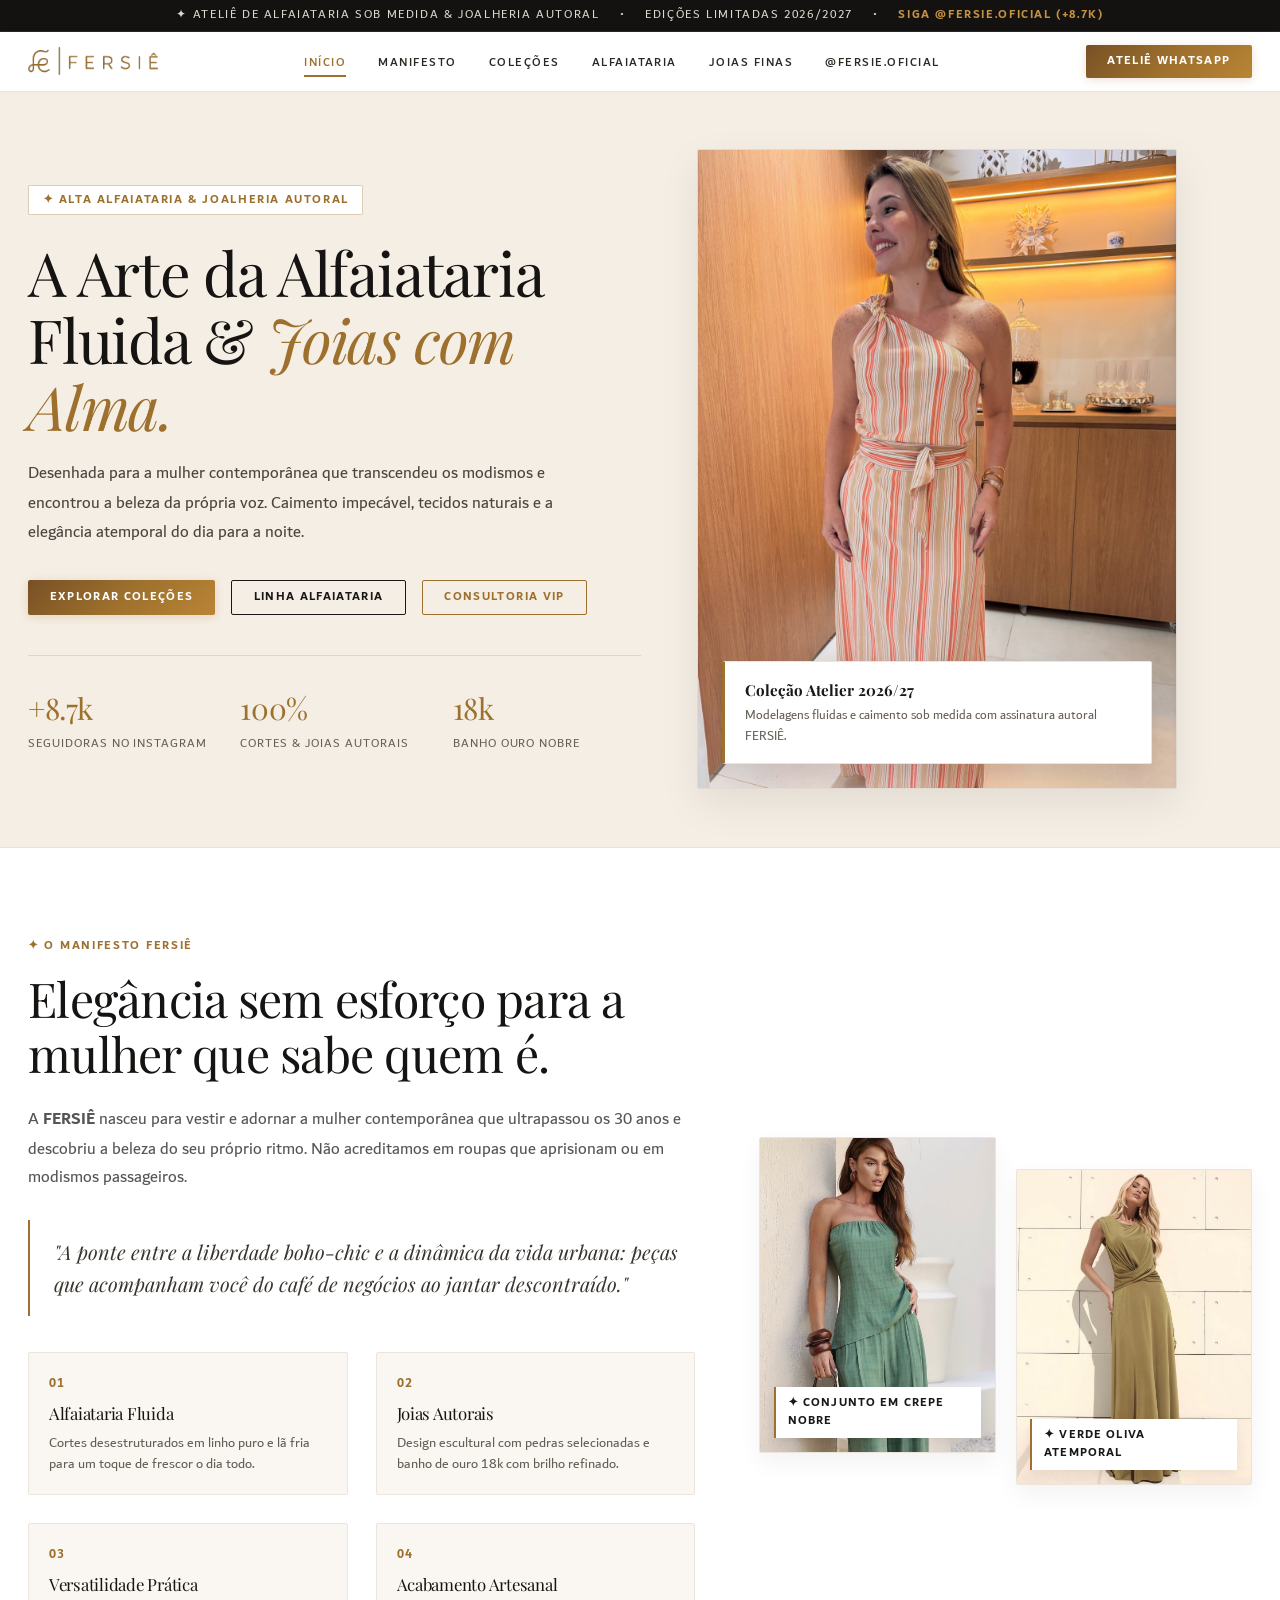
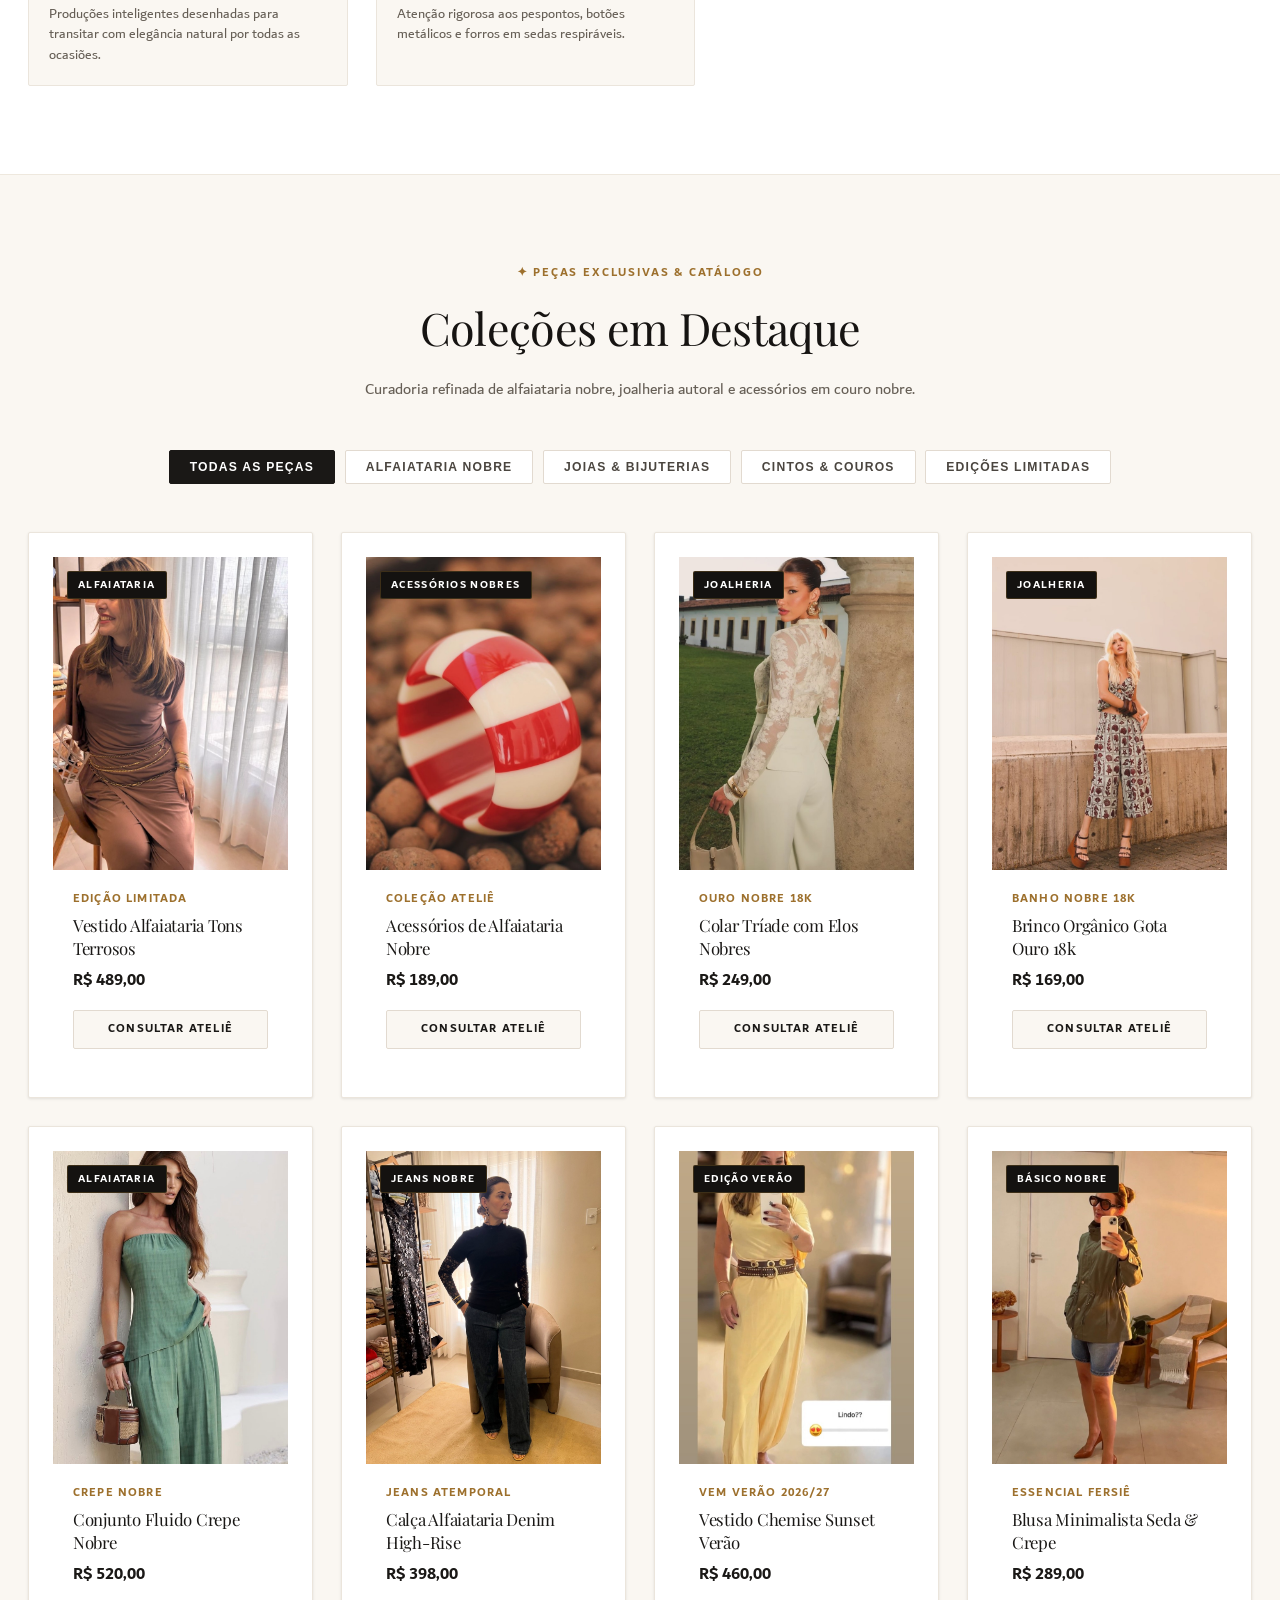
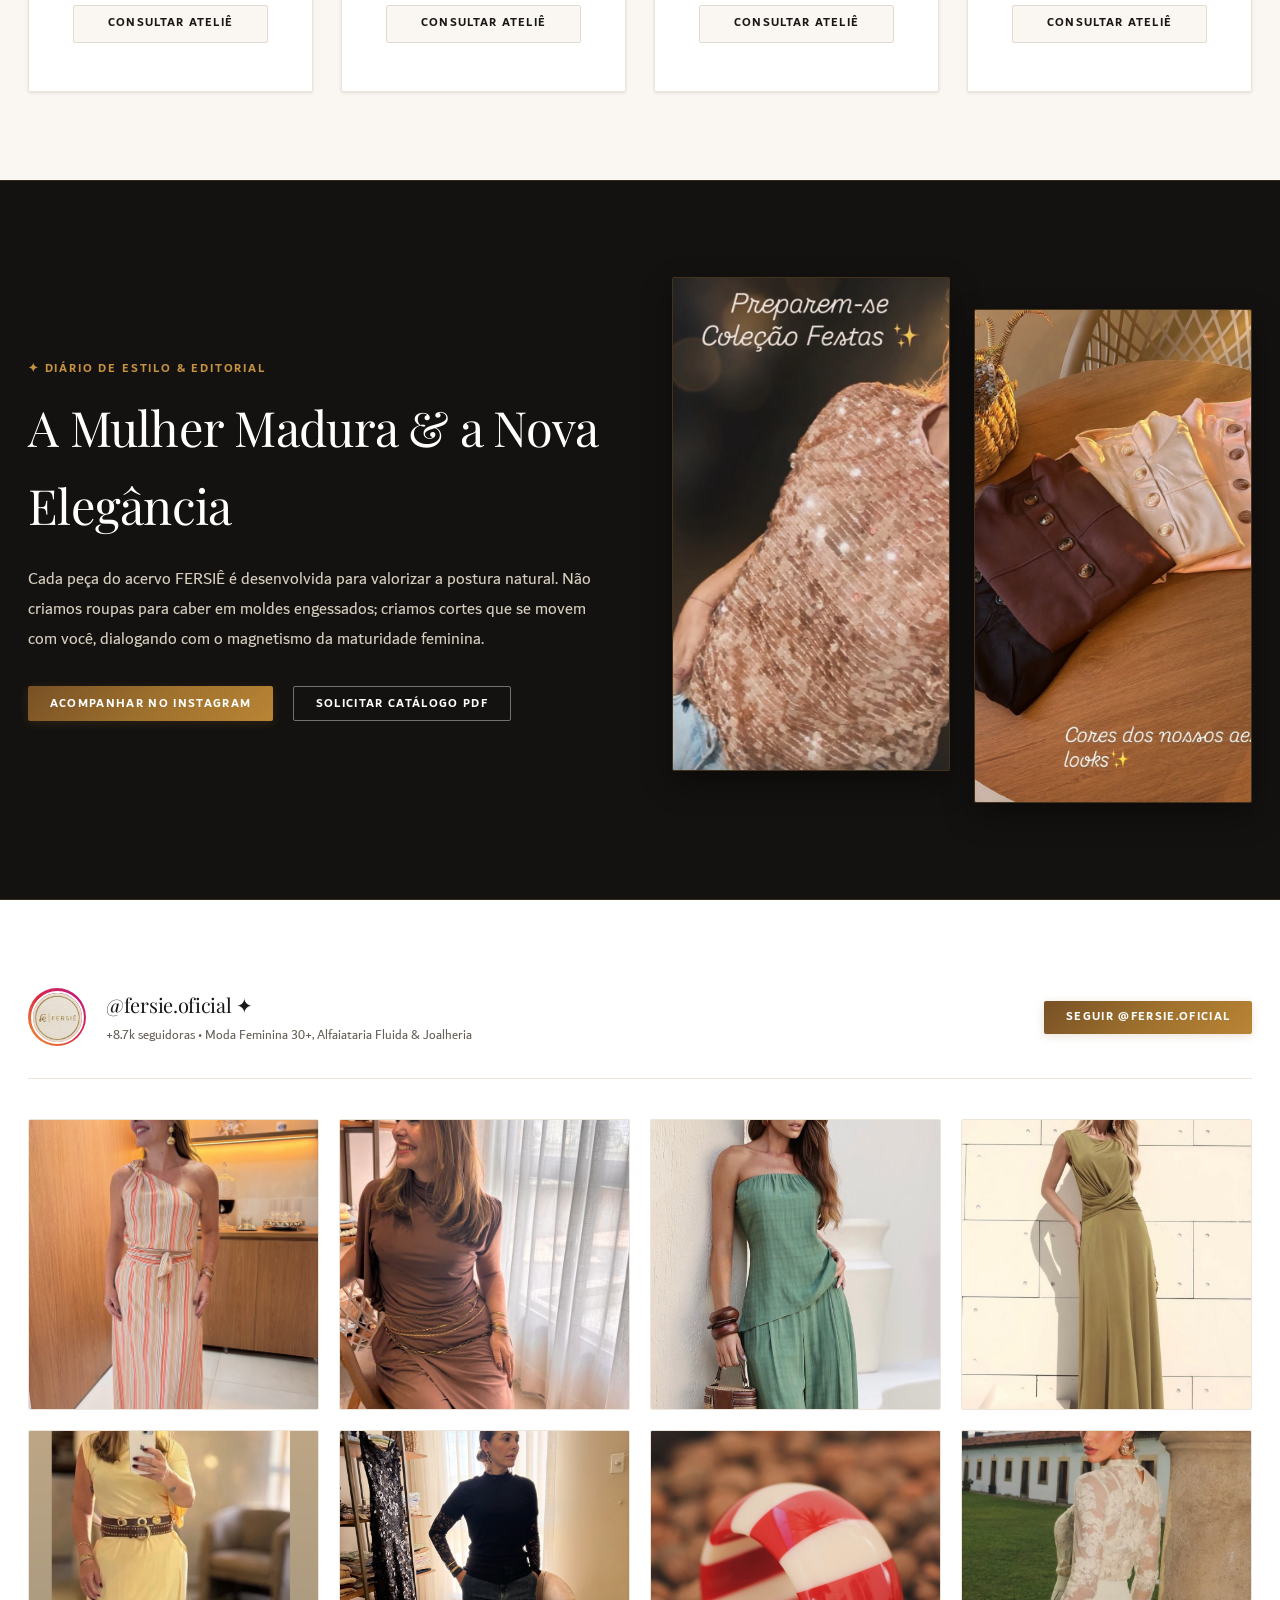
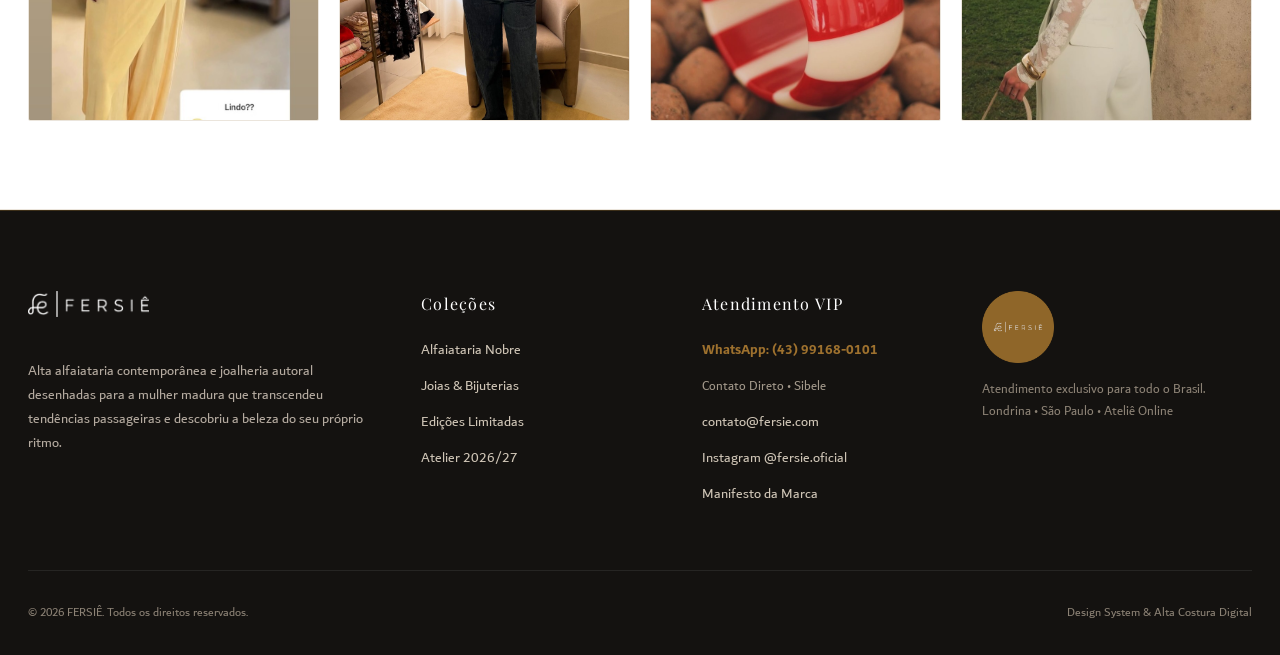
<file: index.html>
<!DOCTYPE html>
<html lang="pt-BR">
<head>
  <meta charset="UTF-8">
  <meta name="viewport" content="width=device-width, initial-scale=1.0">
  <title>FERSIÊ — Alfaiataria Nobre &amp; Joalheria Autoral | Site Oficial</title>
  <meta name="title" content="FERSIÊ — Alfaiataria Nobre &amp; Joalheria Autoral | Site Oficial">
  <meta name="description" content="A essência da elegância contemporânea. Peças sob medida, alfaiataria fluida desestruturada e joias finas autorais desenhadas para a mulher que comanda sua história. Conheça as edições exclusivas.">
  <meta name="keywords" content="fersie, alfaiataria feminina, alta costura, joias finas, moda feminina luxo, alfaiataria sob medida, joalheria autoral, sibele">
  <meta name="author" content="FERSIÊ Ateliê">
  <meta name="theme-color" content="#1a120c">
  <link rel="canonical" href="https://fersie.com/">
  <link rel="icon" type="image/png" href="images/emblema_fersie_cropped.png">
  <link rel="apple-touch-icon" href="images/emblema_fersie_cropped.png">

  <!-- Open Graph / WhatsApp / Facebook / Instagram Meta Tags -->
  <meta property="og:type" content="website">
  <meta property="og:url" content="https://fersie.com/">
  <meta property="og:site_name" content="FERSIÊ">
  <meta property="og:title" content="FERSIÊ — Alfaiataria Nobre &amp; Joalheria Autoral">
  <meta property="og:description" content="A essência da elegância contemporânea. Alfaiataria fluida sob medida, acabamento de alta costura e joias autorais exclusivas para a mulher contemporânea. Descubra o ateliê.">
  <meta property="og:image" content="https://fersie.com/images/og-share-fersie.jpg">
  <meta property="og:image:secure_url" content="https://fersie.com/images/og-share-fersie.jpg">
  <meta property="og:image:type" content="image/jpeg">
  <meta property="og:image:width" content="1200">
  <meta property="og:image:height" content="630">
  <meta property="og:image:alt" content="FERSIÊ — Alfaiataria Nobre &amp; Joalheria Autoral">
  <meta property="og:locale" content="pt_BR">

  <!-- Twitter / X Cards -->
  <meta name="twitter:card" content="summary_large_image">
  <meta name="twitter:url" content="https://fersie.com/">
  <meta name="twitter:title" content="FERSIÊ — Alfaiataria Nobre &amp; Joalheria Autoral">
  <meta name="twitter:description" content="A essência da elegância contemporânea. Alfaiataria fluida sob medida, acabamento de alta costura e joias autorais exclusivas.">
  <meta name="twitter:image" content="https://fersie.com/images/og-share-fersie.jpg">

  <!-- Google Fonts Preconnect & Luxury Editorial Typography -->
  <link rel="preconnect" href="https://fonts.googleapis.com">
  <link rel="preconnect" href="https://fonts.gstatic.com" crossorigin>
  <link href="https://fonts.googleapis.com/css2?family=Inter:wght@300;400;500;600;700&family=Playfair+Display:ital,wght@0,400;0,500;0,600;0,700;1,400;1,600&display=swap" rel="stylesheet">

  <!-- Design System & Site CSS -->
  <link rel="stylesheet" href="css/fersie-design-system.min.css?v=3">
  <link rel="stylesheet" href="css/site.css?v=3">
</head>
<body>

  <!-- Top Scroll Progress Indicator -->
  <div class="fersie-scroll-progress" aria-hidden="true"></div>

  <!-- Announcement Luxury Bar -->
  <aside class="fersie-top-bar" aria-label="Avisos Oficiais">
    <span>✦ Ateliê de Alfaiataria Sob Medida &amp; Joalheria Autoral</span>
    <span>•</span>
    <span>Edições Limitadas 2026/2027</span>
    <span>•</span>
    <span><a href="https://www.instagram.com/fersie.oficial/" target="_blank" rel="noopener">Siga @fersie.oficial (+8.7k)</a></span>
  </aside>

  <!-- Precision Navigation Header (No Blur • Exact Proportions) -->
  <header class="fersie-site-header">
    <div class="fersie-container">
      <nav class="fersie-nav" aria-label="Navegação Principal">
        
        <!-- Brand Wordmark Logo -->
        <a href="index.html" class="fersie-brand-link" aria-label="FERSIÊ Início">
          <img src="images/logo_fersie_cropped_transparente.png" alt="FERSIÊ" class="fersie-brand-logo-img">
        </a>

        <!-- Desktop Navigation Links -->
        <ul class="fersie-nav-links">
          <li><a href="index.html" class="active">Início</a></li>
          <li><a href="#manifesto">Manifesto</a></li>
          <li><a href="#colecoes">Coleções</a></li>
          <li><a href="collections/alfaiataria.html">Alfaiataria</a></li>
          <li><a href="collections/bijuterias.html">Joias Finas</a></li>
          <li><a href="#instagram">@fersie.oficial</a></li>
        </ul>

        <!-- Action CTAs -->
        <div class="fersie-header-actions">
          <a href="https://wa.me/5543991680101?text=Ol%C3%A1%20FERSI%C3%8A%21%20Gostaria%20de%20atendimento%20exclusivo%20do%20ateli%C3%AA." 
             target="_blank" rel="noopener" 
             class="fersie-btn-luxury fersie-btn-gold">
            <span>Ateliê WhatsApp</span>
          </a>

          <!-- Mobile Menu Trigger -->
          <button type="button" class="fersie-menu-toggle" id="menu-toggle-btn" aria-label="Abrir Menu" aria-expanded="false" aria-controls="nav-drawer">
            <span></span>
            <span></span>
            <span></span>
          </button>
        </div>
      </nav>
    </div>
  </header>

  <!-- Mobile Drawer Overlay -->
  <div id="nav-drawer" class="fersie-drawer" aria-hidden="true">
    <div class="fersie-drawer-overlay" id="drawer-overlay"></div>
    <div class="fersie-drawer-content">
      <div style="display:flex; justify-content:space-between; align-items:center; margin-bottom:2rem;">
        <img src="images/logo_fersie_cropped_transparente.png" alt="FERSIÊ" style="height:24px; width:auto;">
        <button type="button" id="drawer-close-btn" style="background:none; border:none; font-size:1.8rem; cursor:pointer;" aria-label="Fechar Menu">&times;</button>
      </div>
      <p style="font-size:0.75rem; color:#888; text-transform:uppercase; letter-spacing:0.12em; margin-bottom:1.5rem;">High Tailoring &amp; Fine Jewelry</p>
      <ul style="list-style:none; padding:0; margin:0; display:flex; flex-direction:column; gap:1.25rem; font-size:0.95rem; text-transform:uppercase; letter-spacing:0.08em;">
        <li><a href="index.html" style="text-decoration:none; color:#1a1816; font-weight:600;">Início</a></li>
        <li><a href="#manifesto" style="text-decoration:none; color:#1a1816;">Manifesto</a></li>
        <li><a href="#colecoes" style="text-decoration:none; color:#1a1816;">Coleções</a></li>
        <li><a href="collections/alfaiataria.html" style="text-decoration:none; color:#1a1816;">Alfaiataria Nobre</a></li>
        <li><a href="collections/bijuterias.html" style="text-decoration:none; color:#1a1816;">Joias Finas</a></li>
        <li><a href="#instagram" style="text-decoration:none; color:#1a1816;">Instagram @fersie.oficial</a></li>
      </ul>
      <div style="margin-top:auto; padding-top:2rem;">
        <a href="https://wa.me/5543991680101?text=Ol%C3%A1%20FERSI%C3%8A%21%20Gostaria%20de%20atendimento%20personalizado." 
           target="_blank" rel="noopener" 
           class="fersie-btn-luxury fersie-btn-gold" style="width:100%; text-align:center;">
          Atendimento WhatsApp
        </a>
      </div>
    </div>
  </div>

  <main id="main-content">

    <!-- Hero Section (Haute Couture International Fashion Editorial) -->
    <section id="hero" class="fersie-hero-section">
      <div class="fersie-container">
        <div class="fersie-hero-grid">
          
          <!-- Hero Text Content -->
          <div class="fersie-hero-content fersie-reveal">
            <span class="fersie-tag-pill">✦ Alta Alfaiataria &amp; Joalheria Autoral</span>
            <h1 class="fersie-hero-title">
              A Arte da Alfaiataria Fluida &amp; <em>Joias com Alma.</em>
            </h1>
            <p class="fersie-hero-description">
              Desenhada para a mulher contemporânea que transcendeu os modismos e encontrou a beleza da própria voz. Caimento impecável, tecidos naturais e a elegância atemporal do dia para a noite.
            </p>

            <div class="fersie-hero-actions">
              <a href="#colecoes" class="fersie-btn-luxury fersie-btn-gold">
                Explorar Coleções
              </a>
              <a href="collections/alfaiataria.html" class="fersie-btn-luxury fersie-btn-outline">
                Linha Alfaiataria
              </a>
              <a href="https://wa.me/5543991680101?text=Ol%C3%A1%20FERSI%C3%8A%21%20Gostaria%20de%20consultoria%20de%20estilo%20exclusiva." 
                 target="_blank" rel="noopener" 
                 class="fersie-btn-luxury fersie-btn-gold-outline">
                Consultoria VIP
              </a>
            </div>

            <!-- Social Proof & Stats -->
            <div class="fersie-hero-stats">
              <div class="fersie-stat-item">
                <h4>+8.7k</h4>
                <p>Seguidoras no Instagram</p>
              </div>
              <div class="fersie-stat-item">
                <h4>100%</h4>
                <p>Cortes &amp; Joias Autorais</p>
              </div>
              <div class="fersie-stat-item">
                <h4>18k</h4>
                <p>Banho Ouro Nobre</p>
              </div>
            </div>
          </div>

          <!-- Hero Editorial Visual (Authentic Instagram Haute Couture Photo) -->
          <div class="fersie-hero-visual fersie-reveal">
            <div class="fersie-hero-image-wrap">
              <img src="images/insta_hero.jpg" alt="Editorial Alta Alfaiataria FERSIÊ Oficial" loading="eager" fetchpriority="high">
              
              <!-- Floating Brand Badge (Solid, No Blur) -->
              <div class="fersie-hero-badge-floating">
                <h5>Coleção Atelier 2026/27</h5>
                <p>Modelagens fluidas e caimento sob medida com assinatura autoral FERSIÊ.</p>
              </div>
            </div>
          </div>

        </div>
      </div>
    </section>

    <!-- Brand Manifesto Section (Essência & Valores da Marca) -->
    <section id="manifesto" class="fersie-manifesto-section">
      <div class="fersie-container">
        <div class="fersie-manifesto-grid">
          
          <div class="fersie-manifesto-text fersie-reveal">
            <span class="fersie-manifesto-badge">✦ O Manifesto FERSIÊ</span>
            <h2 class="fersie-manifesto-title">
              Elegância sem esforço para a mulher que sabe quem é.
            </h2>
            <p style="font-size:1.05rem; color:#555; line-height:1.7;">
              A <strong>FERSIÊ</strong> nasceu para vestir e adornar a mulher contemporânea que ultrapassou os 30 anos e descobriu a beleza do seu próprio ritmo. Não acreditamos em roupas que aprisionam ou em modismos passageiros.
            </p>

            <div class="fersie-quote-box">
              "A ponte entre a liberdade boho-chic e a dinâmica da vida urbana: peças que acompanham você do café de negócios ao jantar descontraído."
            </div>

            <div class="fersie-pillars-grid">
              <div class="fersie-pillar-card">
                <div class="fersie-pillar-num">01</div>
                <h4>Alfaiataria Fluida</h4>
                <p>Cortes desestruturados em linho puro e lã fria para um toque de frescor o dia todo.</p>
              </div>
              <div class="fersie-pillar-card">
                <div class="fersie-pillar-num">02</div>
                <h4>Joias Autorais</h4>
                <p>Design escultural com pedras selecionadas e banho de ouro 18k com brilho refinado.</p>
              </div>
              <div class="fersie-pillar-card">
                <div class="fersie-pillar-num">03</div>
                <h4>Versatilidade Prática</h4>
                <p>Produções inteligentes desenhadas para transitar com elegância natural por todas as ocasiões.</p>
              </div>
              <div class="fersie-pillar-card">
                <div class="fersie-pillar-num">04</div>
                <h4>Acabamento Artesanal</h4>
                <p>Atenção rigorosa aos pespontos, botões metálicos e forros em sedas respiráveis.</p>
              </div>
            </div>
          </div>

          <!-- Editorial Imagery Split (Authentic Instagram Photos) -->
          <div class="fersie-manifesto-media fersie-reveal">
            <div class="fersie-media-frame">
              <img src="images/insta_conjunto_crepe.jpg" alt="Conjunto em Crepe Nobre FERSIÊ" loading="lazy">
              <div class="fersie-media-caption">✦ Conjunto em Crepe Nobre</div>
            </div>
            <div class="fersie-media-frame" style="margin-top: 2rem;">
              <img src="images/insta_verde_oliva.jpg" alt="Tons de Verde Oliva FERSIÊ" loading="lazy">
              <div class="fersie-media-caption">✦ Verde Oliva Atemporal</div>
            </div>
          </div>

        </div>
      </div>
    </section>

    <!-- Curated Featured Collections Section with Tab Filters -->
    <section id="colecoes" class="fersie-collections-section">
      <div class="fersie-container">
        
        <div class="fersie-section-header fersie-reveal">
          <span class="fersie-section-subtitle">✦ Peças Exclusivas &amp; Catálogo</span>
          <h2 class="fersie-section-title">Coleções em Destaque</h2>
          <p class="fersie-section-desc">Curadoria refinada de alfaiataria nobre, joalheria autoral e acessórios em couro nobre.</p>
        </div>

        <!-- Filter Tabs -->
        <div class="fersie-filter-tabs fersie-reveal" role="tablist" aria-label="Filtro de Coleções">
          <button type="button" class="fersie-filter-btn active" data-filter="all" role="tab">Todas as Peças</button>
          <button type="button" class="fersie-filter-btn" data-filter="alfaiataria" role="tab">Alfaiataria Nobre</button>
          <button type="button" class="fersie-filter-btn" data-filter="joias" role="tab">Joias &amp; Bijuterias</button>
          <button type="button" class="fersie-filter-btn" data-filter="acessorios" role="tab">Cintos &amp; Couros</button>
          <button type="button" class="fersie-filter-btn" data-filter="limitada" role="tab">Edições Limitadas</button>
        </div>

        <!-- Product Cards Grid with Authentic Photos -->
        <div class="fersie-products-grid" id="products-container">

          <!-- Card 1: Vestido Terrosos -->
          <article class="fersie-card fersie-reveal" data-category="alfaiataria">
            <div class="fersie-card-media">
              <span class="fersie-card-badge">Alfaiataria</span>
              <img src="images/insta_terrosos.jpg" alt="Vestido Alfaiataria Tons Terrosos FERSIÊ" loading="lazy">
              <div class="fersie-card-quickview">
                <button type="button" class="fersie-quickview-btn btn-preview-modal"
                        data-title="Vestido Alfaiataria Tons Terrosos"
                        data-category="alfaiataria"
                        data-price="R$ 489,00"
                        data-img="images/insta_terrosos.jpg"
                        data-code="FER-ALF-01"
                        data-desc="Modelagem elegante em tons terrosos, atemporal e irresistível para ocasiões do dia à noite.">
                  Visualização Rápida
                </button>
              </div>
            </div>
            <div class="fersie-card-content">
              <span class="fersie-card-meta">Edição Limitada</span>
              <h3 class="fersie-card-title"><a href="collections/alfaiataria.html">Vestido Alfaiataria Tons Terrosos</a></h3>
              <div class="fersie-card-price">R$ 489,00</div>
              <div class="fersie-card-actions">
                <a href="https://wa.me/5543991680101?text=Ol%C3%A1%20FERSI%C3%8A%21%20Gostaria%20de%20adquirir%20o%20Vestido%20Alfaiataria%20Tons%20Terrosos." target="_blank" rel="noopener" class="fersie-card-btn">
                  Consultar Ateliê
                </a>
              </div>
            </div>
          </article>

          <!-- Card 2: Cinto Autoral com Ferragem Dourada -->
          <article class="fersie-card fersie-reveal" data-category="acessorios">
            <div class="fersie-card-media">
              <span class="fersie-card-badge">Acessórios Nobres</span>
              <img src="images/insta_acessorios_luxo.jpg" alt="Acessórios Nobres com Fivela Dourada FERSIÊ" loading="lazy">
              <div class="fersie-card-quickview">
                <button type="button" class="fersie-quickview-btn btn-preview-modal"
                        data-title="Acessórios de Alfaiataria Nobre"
                        data-category="acessorios"
                        data-price="R$ 189,00"
                        data-img="images/insta_acessorios_luxo.jpg"
                        data-code="FER-CIN-01"
                        data-desc="Design autoral e refinado, ferragens em banho ouro nobre e acabamento impecável do ateliê FERSIÊ.">
                  Visualização Rápida
                </button>
              </div>
            </div>
            <div class="fersie-card-content">
              <span class="fersie-card-meta">Coleção Ateliê</span>
              <h3 class="fersie-card-title"><a href="collections/bijuterias.html">Acessórios de Alfaiataria Nobre</a></h3>
              <div class="fersie-card-price">R$ 189,00</div>
              <div class="fersie-card-actions">
                <a href="https://wa.me/5543991680101?text=Ol%C3%A1%20FERSI%C3%8A%21%20Gostaria%20de%20consultar%20acess%C3%B3rios%20do%20ateli%C3%AA." target="_blank" rel="noopener" class="fersie-card-btn">
                  Consultar Ateliê
                </a>
              </div>
            </div>
          </article>

          <!-- Card 3: Joalheria Autoral com Elos Nobres -->
          <article class="fersie-card fersie-reveal" data-category="joias">
            <div class="fersie-card-media">
              <span class="fersie-card-badge">Joalheria</span>
              <img src="images/insta_atelie_design.jpg" alt="Joalheria Autoral e Design FERSIÊ" loading="lazy">
              <div class="fersie-card-quickview">
                <button type="button" class="fersie-quickview-btn btn-preview-modal"
                        data-title="Colar Tríade com Elos Nobres"
                        data-category="joias"
                        data-price="R$ 249,00"
                        data-img="images/insta_atelie_design.jpg"
                        data-code="FER-JOI-01"
                        data-desc="Design geométrico com alma: banho de ouro 18k premium, acabamento nobre acetinado e fecho de segurança invisível.">
                  Visualização Rápida
                </button>
              </div>
            </div>
            <div class="fersie-card-content">
              <span class="fersie-card-meta">Ouro Nobre 18k</span>
              <h3 class="fersie-card-title"><a href="collections/bijuterias.html">Colar Tríade com Elos Nobres</a></h3>
              <div class="fersie-card-price">R$ 249,00</div>
              <div class="fersie-card-actions">
                <a href="https://wa.me/5543991680101?text=Ol%C3%A1%20FERSI%C3%8A%21%20Gostaria%20de%20adquirir%20o%20Colar%20Tr%C3%ADade." target="_blank" rel="noopener" class="fersie-card-btn">
                  Consultar Ateliê
                </a>
              </div>
            </div>
          </article>

          <!-- Card 4: Brinco Orgânico Gota Ouro -->
          <article class="fersie-card fersie-reveal" data-category="joias">
            <div class="fersie-card-media">
              <span class="fersie-card-badge">Joalheria</span>
              <img src="images/insta_joalheria_detalhes.jpg" alt="Brinco Orgânico Gota Ouro 18k FERSIÊ" loading="lazy">
              <div class="fersie-card-quickview">
                <button type="button" class="fersie-quickview-btn btn-preview-modal"
                        data-title="Brinco Orgânico Gota Ouro 18k"
                        data-category="joias"
                        data-price="R$ 169,00"
                        data-img="images/insta_joalheria_detalhes.jpg"
                        data-code="FER-JOI-02"
                        data-desc="Linhas curvas que dialogam com a leveza do rosto feminino. Hipoalergênico e banhado a ouro 18k.">
                  Visualização Rápida
                </button>
              </div>
            </div>
            <div class="fersie-card-content">
              <span class="fersie-card-meta">Banho Nobre 18k</span>
              <h3 class="fersie-card-title"><a href="collections/bijuterias.html">Brinco Orgânico Gota Ouro 18k</a></h3>
              <div class="fersie-card-price">R$ 169,00</div>
              <div class="fersie-card-actions">
                <a href="https://wa.me/5543991680101?text=Ol%C3%A1%20FERSI%C3%8A%21%20Gostaria%20de%20adquirir%20o%20Brinco%20Gota%20Ouro." target="_blank" rel="noopener" class="fersie-card-btn">
                  Consultar Ateliê
                </a>
              </div>
            </div>
          </article>

          <!-- Card 5: Conjunto Fluido Crepe -->
          <article class="fersie-card fersie-reveal" data-category="alfaiataria">
            <div class="fersie-card-media">
              <span class="fersie-card-badge">Alfaiataria</span>
              <img src="images/insta_conjunto_crepe.jpg" alt="Conjunto Fluido Crepe Nobre FERSIÊ" loading="lazy">
              <div class="fersie-card-quickview">
                <button type="button" class="fersie-quickview-btn btn-preview-modal"
                        data-title="Conjunto Fluido Crepe Nobre"
                        data-category="alfaiataria"
                        data-price="R$ 520,00"
                        data-img="images/insta_conjunto_crepe.jpg"
                        data-code="FER-ALF-02"
                        data-desc="Conjunto em crepe nobre, trazendo leveza e elegância atemporal para a coleção de verão.">
                  Visualização Rápida
                </button>
              </div>
            </div>
            <div class="fersie-card-content">
              <span class="fersie-card-meta">Crepe Nobre</span>
              <h3 class="fersie-card-title"><a href="collections/alfaiataria.html">Conjunto Fluido Crepe Nobre</a></h3>
              <div class="fersie-card-price">R$ 520,00</div>
              <div class="fersie-card-actions">
                <a href="https://wa.me/5543991680101?text=Ol%C3%A1%20FERSI%C3%8A%21%20Gostaria%20de%20adquirir%20o%20Conjunto%20Crepe%20Nobre." target="_blank" rel="noopener" class="fersie-card-btn">
                  Consultar Ateliê
                </a>
              </div>
            </div>
          </article>

          <!-- Card 6: Denim Alfaiataria High Rise -->
          <article class="fersie-card fersie-reveal" data-category="alfaiataria">
            <div class="fersie-card-media">
              <span class="fersie-card-badge">Jeans Nobre</span>
              <img src="images/insta_jeans_paixao.jpg" alt="Calça Alfaiataria Denim High-Rise FERSIÊ" loading="lazy">
              <div class="fersie-card-quickview">
                <button type="button" class="fersie-quickview-btn btn-preview-modal"
                        data-title="Calça Alfaiataria Denim High-Rise"
                        data-category="alfaiataria"
                        data-price="R$ 398,00"
                        data-img="images/insta_jeans_paixao.jpg"
                        data-code="FER-JNS-01"
                        data-desc="Uma paixão chamada Jeans: corte reto elegante, cintura alta com acabamentos de alfaiataria fina.">
                  Visualização Rápida
                </button>
              </div>
            </div>
            <div class="fersie-card-content">
              <span class="fersie-card-meta">Jeans Atemporal</span>
              <h3 class="fersie-card-title"><a href="collections/alfaiataria.html">Calça Alfaiataria Denim High-Rise</a></h3>
              <div class="fersie-card-price">R$ 398,00</div>
              <div class="fersie-card-actions">
                <a href="https://wa.me/5543991680101?text=Ol%C3%A1%20FERSI%C3%8A%21%20Gostaria%20de%20adquirir%20o%20Jeans%20Alfaiataria." target="_blank" rel="noopener" class="fersie-card-btn">
                  Consultar Ateliê
                </a>
              </div>
            </div>
          </article>

          <!-- Card 7: Chemise Cores de Verão -->
          <article class="fersie-card fersie-reveal" data-category="limitada">
            <div class="fersie-card-media">
              <span class="fersie-card-badge">Edição Verão</span>
              <img src="images/insta_verao.jpg" alt="Vestido Chemise Sunset Verão FERSIÊ" loading="lazy">
              <div class="fersie-card-quickview">
                <button type="button" class="fersie-quickview-btn btn-preview-modal"
                        data-title="Vestido Chemise Sunset Verão"
                        data-category="limitada"
                        data-price="R$ 460,00"
                        data-img="images/insta_verao.jpg"
                        data-code="FER-VER-01"
                        data-desc="Cores da estação! Fluidez viva e encantadora desenhada para o verão brasileiro contemporâneo.">
                  Visualização Rápida
                </button>
              </div>
            </div>
            <div class="fersie-card-content">
              <span class="fersie-card-meta">Vem Verão 2026/27</span>
              <h3 class="fersie-card-title"><a href="collections/colecoes.html">Vestido Chemise Sunset Verão</a></h3>
              <div class="fersie-card-price">R$ 460,00</div>
              <div class="fersie-card-actions">
                <a href="https://wa.me/5543991680101?text=Ol%C3%A1%20FERSI%C3%8A%21%20Gostaria%20de%20adquirir%20o%20Vestido%20Sunset%20Ver%C3%A3o." target="_blank" rel="noopener" class="fersie-card-btn">
                  Consultar Ateliê
                </a>
              </div>
            </div>
          </article>

          <!-- Card 8: Blusa Minimalista Seda -->
          <article class="fersie-card fersie-reveal" data-category="alfaiataria">
            <div class="fersie-card-media">
              <span class="fersie-card-badge">Básico Nobre</span>
              <img src="images/insta_basico_lindo.jpg" alt="Blusa Minimalista Seda & Crepe FERSIÊ" loading="lazy">
              <div class="fersie-card-quickview">
                <button type="button" class="fersie-quickview-btn btn-preview-modal"
                        data-title="Blusa Minimalista Seda & Crepe"
                        data-category="alfaiataria"
                        data-price="R$ 289,00"
                        data-img="images/insta_basico_lindo.jpg"
                        data-code="FER-ALF-03"
                        data-desc="Básico e lindo! O minimalismo que ancora produções impecáveis com calças retas ou saias fluidas.">
                  Visualização Rápida
                </button>
              </div>
            </div>
            <div class="fersie-card-content">
              <span class="fersie-card-meta">Essencial FERSIÊ</span>
              <h3 class="fersie-card-title"><a href="collections/alfaiataria.html">Blusa Minimalista Seda &amp; Crepe</a></h3>
              <div class="fersie-card-price">R$ 289,00</div>
              <div class="fersie-card-actions">
                <a href="https://wa.me/5543991680101?text=Ol%C3%A1%20FERSI%C3%8A%21%20Gostaria%20de%20adquirir%20a%20Blusa%20Minimalista." target="_blank" rel="noopener" class="fersie-card-btn">
                  Consultar Ateliê
                </a>
              </div>
            </div>
          </article>

        </div>

      </div>
    </section>

    <!-- Lookbook Editorial Spotlight (Storytelling & Revista de Moda) -->
    <section class="fersie-lookbook-section">
      <div class="fersie-container">
        <div class="fersie-lookbook-grid">
          
          <div class="fersie-lookbook-text fersie-reveal">
            <span class="fersie-section-subtitle" style="color:#c59242;">✦ Diário de Estilo &amp; Editorial</span>
            <h2>
              A Mulher Madura &amp; a Nova Elegância
            </h2>
            <p>
              Cada peça do acervo FERSIÊ é desenvolvida para valorizar a postura natural. Não criamos roupas para caber em moldes engessados; criamos cortes que se movem com você, dialogando com o magnetismo da maturidade feminina.
            </p>
            <div style="display:flex; gap:1.25rem; flex-wrap:wrap;">
              <a href="https://www.instagram.com/fersie.oficial/" target="_blank" rel="noopener" class="fersie-btn-luxury fersie-btn-gold">
                Acompanhar no Instagram
              </a>
              <a href="https://wa.me/5543991680101?text=Ol%C3%A1%20FERSI%C3%8A%21%20Gostaria%20de%20receber%20o%20Lookbook%20em%20PDF." target="_blank" rel="noopener" class="fersie-btn-luxury fersie-btn-outline" style="color:#fff; border-color:rgba(255,255,255,0.4);">
                Solicitar Catálogo PDF
              </a>
            </div>
          </div>

          <!-- Authentic Story & Lookbook Imagery -->
          <div class="fersie-lookbook-media fersie-reveal">
            <div class="fersie-lookbook-card">
              <img src="images/insta_elegancia_fluida.jpg" alt="FERSIÊ Lookbook Elegância Fluida" loading="lazy">
            </div>
            <div class="fersie-lookbook-card" style="margin-top:2rem;">
              <img src="images/insta_editorial_nobre.jpg" alt="FERSIÊ Lookbook Detalhes" loading="lazy">
            </div>
          </div>

        </div>
      </div>
    </section>

    <!-- Official Instagram Section (@fersie.oficial) -->
    <section id="instagram" class="fersie-instagram-section">
      <div class="fersie-container">
        
        <div class="fersie-instagram-header-box fersie-reveal">
          <div class="fersie-insta-profile-card">
            <div class="fersie-insta-avatar-wrap">
              <img src="images/instagram_profile.jpg" alt="@fersie.oficial Instagram Avatar" onerror="this.src='images/emblema_fersie_cropped.png'">
            </div>
            <div class="fersie-insta-info">
              <h3>
                <a href="https://www.instagram.com/fersie.oficial/" target="_blank" rel="noopener">
                  @fersie.oficial ✦
                </a>
              </h3>
              <p>+8.7k seguidoras • Moda Feminina 30+, Alfaiataria Fluida &amp; Joalheria</p>
            </div>
          </div>

          <div>
            <a href="https://www.instagram.com/fersie.oficial/" target="_blank" rel="noopener" class="fersie-btn-luxury fersie-btn-gold">
              Seguir @fersie.oficial
            </a>
          </div>
        </div>

        <!-- 8-Card Instagram Feed Showcase with Authentic Photos & Real Captions -->
        <div class="fersie-instagram-grid">

          <!-- Post 1 -->
          <div class="fersie-insta-post fersie-reveal">
            <img src="images/insta_hero.jpg" alt="Post Instagram Vestidos Fluídos FERSIÊ" loading="lazy">
            <a href="https://www.instagram.com/fersie.oficial/" target="_blank" rel="noopener" class="fersie-insta-overlay">
              <span class="fersie-insta-overlay-icon">@fersie.oficial</span>
              <span class="fersie-insta-overlay-caption">"Vestidos! Fluídos e encantadores ✨"</span>
              <span class="fersie-insta-overlay-cta">Ver no Instagram &rarr;</span>
            </a>
          </div>

          <!-- Post 2 -->
          <div class="fersie-insta-post fersie-reveal">
            <img src="images/insta_terrosos.jpg" alt="Post Instagram Tons Terrosos FERSIÊ" loading="lazy">
            <a href="https://www.instagram.com/fersie.oficial/" target="_blank" rel="noopener" class="fersie-insta-overlay">
              <span class="fersie-insta-overlay-icon">@fersie.oficial</span>
              <span class="fersie-insta-overlay-caption">"Terrosos, atemporais e irresistivelmente elegantes 🤎"</span>
              <span class="fersie-insta-overlay-cta">Ver no Instagram &rarr;</span>
            </a>
          </div>

          <!-- Post 3 -->
          <div class="fersie-insta-post fersie-reveal">
            <img src="images/insta_conjunto_crepe.jpg" alt="Post Instagram Conjunto Crepe FERSIÊ" loading="lazy">
            <a href="https://www.instagram.com/fersie.oficial/" target="_blank" rel="noopener" class="fersie-insta-overlay">
              <span class="fersie-insta-overlay-icon">@fersie.oficial</span>
              <span class="fersie-insta-overlay-caption">"Conjunto em crepe, trazendo leveza e elegância ✨"</span>
              <span class="fersie-insta-overlay-cta">Ver no Instagram &rarr;</span>
            </a>
          </div>

          <!-- Post 4 -->
          <div class="fersie-insta-post fersie-reveal">
            <img src="images/insta_verde_oliva.jpg" alt="Post Instagram Verde Oliva FERSIÊ" loading="lazy">
            <a href="https://www.instagram.com/fersie.oficial/" target="_blank" rel="noopener" class="fersie-insta-overlay">
              <span class="fersie-insta-overlay-icon">@fersie.oficial</span>
              <span class="fersie-insta-overlay-caption">"Apaixonada pelos tons de verde oliva ✨"</span>
              <span class="fersie-insta-overlay-cta">Ver no Instagram &rarr;</span>
            </a>
          </div>

          <!-- Post 5 -->
          <div class="fersie-insta-post fersie-reveal">
            <img src="images/insta_verao.jpg" alt="Post Instagram Cores da Estação FERSIÊ" loading="lazy">
            <a href="https://www.instagram.com/fersie.oficial/" target="_blank" rel="noopener" class="fersie-insta-overlay">
              <span class="fersie-insta-overlay-icon">@fersie.oficial</span>
              <span class="fersie-insta-overlay-caption">"Cores da estação! Vem Verão ♥️"</span>
              <span class="fersie-insta-overlay-cta">Ver no Instagram &rarr;</span>
            </a>
          </div>

          <!-- Post 6 -->
          <div class="fersie-insta-post fersie-reveal">
            <img src="images/insta_jeans_paixao.jpg" alt="Post Instagram Paixão Jeans FERSIÊ" loading="lazy">
            <a href="https://www.instagram.com/fersie.oficial/" target="_blank" rel="noopener" class="fersie-insta-overlay">
              <span class="fersie-insta-overlay-icon">@fersie.oficial</span>
              <span class="fersie-insta-overlay-caption">"Uma Paixão chamada Jeans #jeans"</span>
              <span class="fersie-insta-overlay-cta">Ver no Instagram &rarr;</span>
            </a>
          </div>

          <!-- Post 7 -->
          <div class="fersie-insta-post fersie-reveal">
            <img src="images/insta_acessorios_luxo.jpg" alt="Post Instagram Acessórios Luxo FERSIÊ" loading="lazy">
            <a href="https://www.instagram.com/fersie.oficial/" target="_blank" rel="noopener" class="fersie-insta-overlay">
              <span class="fersie-insta-overlay-icon">@fersie.oficial</span>
              <span class="fersie-insta-overlay-caption">"Acessórios autorais e acabamento de alta costura"</span>
              <span class="fersie-insta-overlay-cta">Ver no Instagram &rarr;</span>
            </a>
          </div>

          <!-- Post 8 -->
          <div class="fersie-insta-post fersie-reveal">
            <img src="images/insta_atelie_design.jpg" alt="Post Instagram Ateliê & Design FERSIÊ" loading="lazy">
            <a href="https://www.instagram.com/fersie.oficial/" target="_blank" rel="noopener" class="fersie-insta-overlay">
              <span class="fersie-insta-overlay-icon">@fersie.oficial</span>
              <span class="fersie-insta-overlay-caption">"Geometria nobre com design autoral exclusivo"</span>
              <span class="fersie-insta-overlay-cta">Ver no Instagram &rarr;</span>
            </a>
          </div>

        </div>

      </div>
    </section>

  </main>

  <!-- Luxury Footer -->
  <footer class="fersie-footer">
    <div class="fersie-container">
      <div class="fersie-footer-grid">
        
        <div class="fersie-footer-col">
          <img src="images/logo_fersie_branco_cropped.png" alt="FERSIÊ" style="height:26px; width:auto; margin-bottom:1.25rem;">
          <p>
            Alta alfaiataria contemporânea e joalheria autoral desenhadas para a mulher madura que transcendeu tendências passageiras e descobriu a beleza do seu próprio ritmo.
          </p>
        </div>

        <div class="fersie-footer-col">
          <h4>Coleções</h4>
          <ul class="fersie-footer-links">
            <li><a href="collections/alfaiataria.html">Alfaiataria Nobre</a></li>
            <li><a href="collections/bijuterias.html">Joias &amp; Bijuterias</a></li>
            <li><a href="collections/colecoes.html">Edições Limitadas</a></li>
            <li><a href="#hero">Atelier 2026/27</a></li>
          </ul>
        </div>

        <div class="fersie-footer-col">
          <h4>Atendimento VIP</h4>
          <ul class="fersie-footer-links">
            <li>
              <a href="https://wa.me/5543991680101?text=Ol%C3%A1%20Sibele%2C%20gostaria%20de%20atendimento%20exclusivo%20do%20ateli%C3%AA%20FERSI%C3%8A." target="_blank" rel="noopener" style="font-weight:600; color:var(--fersie-gold, #d4a017);">
                WhatsApp: (43) 99168-0101
              </a>
            </li>
            <li><span style="font-size:0.8rem; color:#a3998b;">Contato Direto &bull; Sibele</span></li>
            <li><a href="mailto:contato@fersie.com">contato@fersie.com</a></li>
            <li><a href="https://www.instagram.com/fersie.oficial/" target="_blank" rel="noopener">Instagram @fersie.oficial</a></li>
            <li><a href="#manifesto">Manifesto da Marca</a></li>
          </ul>
        </div>

        <div class="fersie-footer-col" style="display:flex; flex-direction:column; align-items:flex-start;">
          <img src="images/emblema_fersie_cropped.png" alt="Emblema FERSIÊ" style="width:72px; height:auto; margin-bottom:1rem; opacity:0.9;">
          <p style="font-size:0.8rem; margin:0; color:#8c8275;">
            Atendimento exclusivo para todo o Brasil.<br>
            Londrina • São Paulo • Ateliê Online
          </p>
        </div>

      </div>

      <div class="fersie-footer-bottom">
        <div>
          &copy; 2026 FERSIÊ. Todos os direitos reservados.
        </div>
        <div>
          Design System &amp; Alta Costura Digital
        </div>
      </div>
    </div>
  </footer>

  <!-- Lightbox Quickview Modal (No Blur • Crisp White Solid) -->
  <div id="product-modal" class="fersie-modal-backdrop" aria-hidden="true">
    <div class="fersie-modal-dialog">
      <button type="button" class="fersie-modal-close-btn" id="modal-close-btn" aria-label="Fechar">&times;</button>
      <div style="background:#f4eee6; aspect-ratio:3/4; overflow:hidden;">
        <img id="modal-img" src="images/logo_fersie_cropped_transparente.png" alt="Visualização do Produto" style="width:100%; height:100%; object-fit:cover; display:block;">
      </div>
      <div style="padding:2.25rem 2rem; display:flex; flex-direction:column;">
        <span id="modal-category" style="font-size:0.72rem; letter-spacing:0.12em; text-transform:uppercase; color:#9d702d; font-weight:600; margin-bottom:0.4rem;">COLEÇÃO</span>
        <h3 id="modal-title" style="font-size:1.4rem; margin-bottom:0.6rem; line-height:1.25;">Nome da Peça</h3>
        <div id="modal-code" style="font-size:0.75rem; color:#888; margin-bottom:1rem;">REF: FER-001</div>
        <div id="modal-price" style="font-size:1.35rem; font-weight:600; color:#1a1816; margin-bottom:1.25rem;">R$ 0,00</div>
        <p id="modal-desc" style="font-size:0.9rem; color:#555; line-height:1.6; margin-bottom:1.75rem;">Descrição da peça.</p>
        
        <div style="margin-top:auto;">
          <a id="modal-wa-btn" href="#" target="_blank" rel="noopener" class="fersie-btn-luxury fersie-btn-gold" style="width:100%; text-align:center;">
            Solicitar Disponibilidade no WhatsApp
          </a>
        </div>
      </div>
    </div>
  </div>

  <!-- Scripts -->
  <script src="js/main.js?v=3"></script>
</body>
</html>
</file>
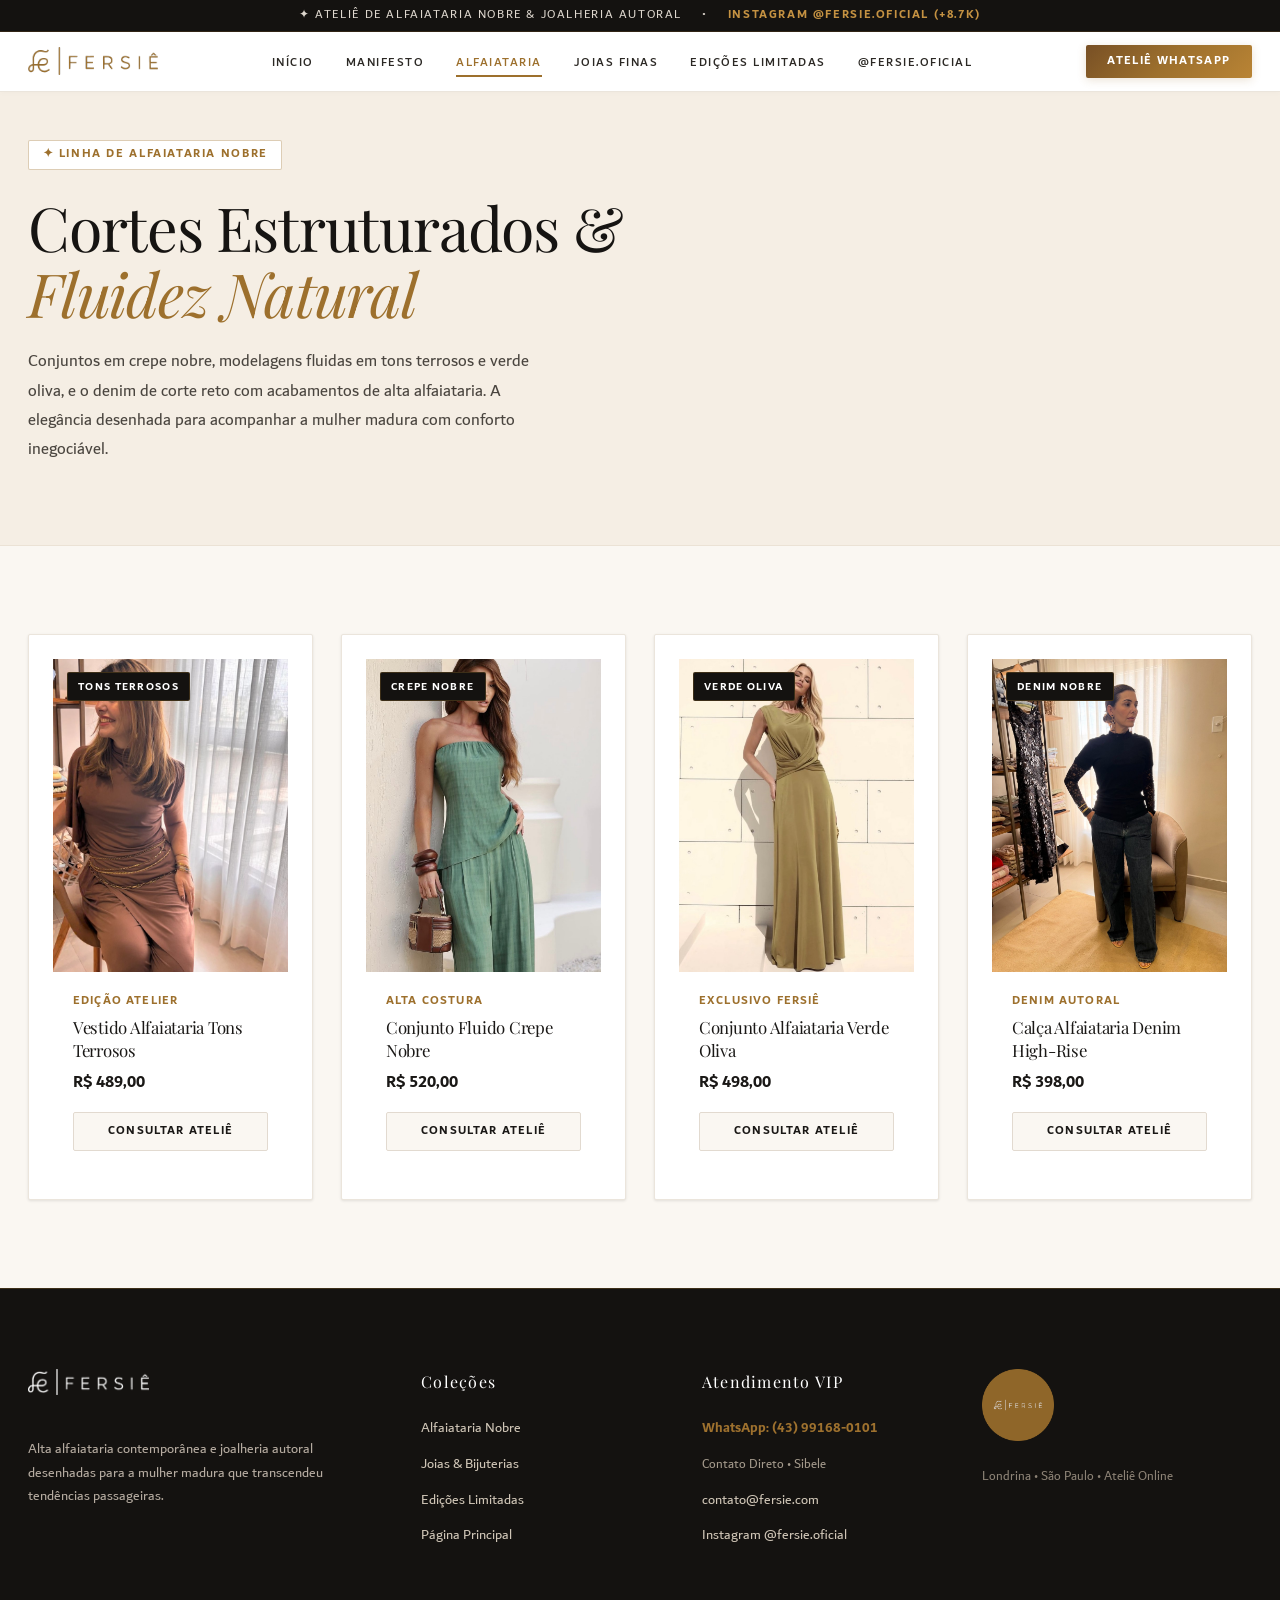
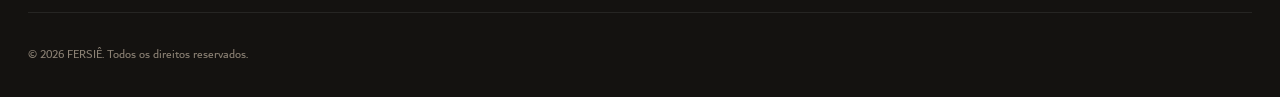
<file: collections/index.html>
<!DOCTYPE html>
<html lang="pt-BR">
<head>
  <meta charset="UTF-8">
  <meta http-equiv="refresh" content="0; url=alfaiataria.html">
  <title>Redirecionando para Coleção Alfaiataria — FERSIÊ</title>
  <script>window.location.href = "alfaiataria.html";</script>
</head>
<body>
  <p>Redirecionando para <a href="alfaiataria.html">Coleção Alfaiataria Nobre FERSIÊ</a>...</p>
</body>
</html>
</file>
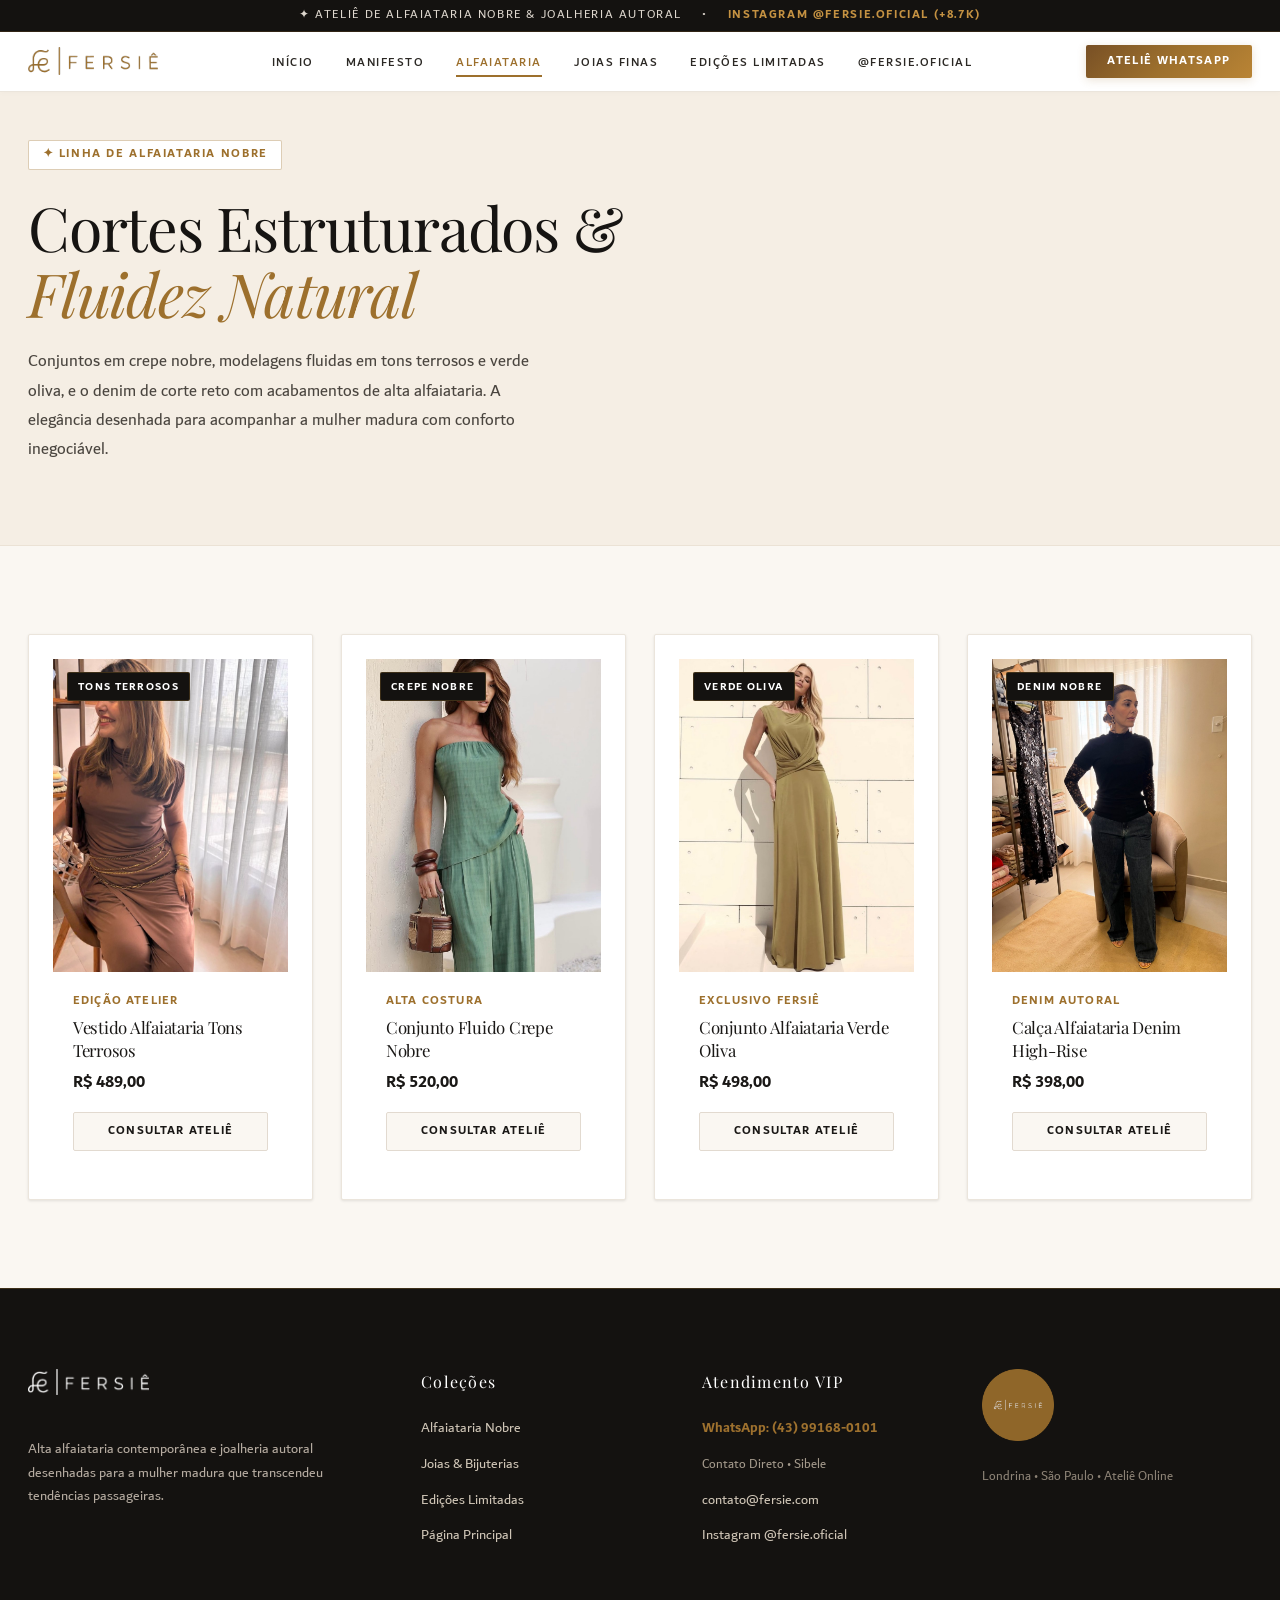
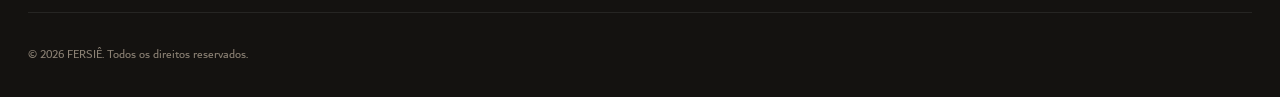
<file: collections/alfaiataria.html>
<!DOCTYPE html>
<html lang="pt-BR">
<head>
  <meta charset="UTF-8">
  <meta name="viewport" content="width=device-width, initial-scale=1.0">
  <title>Alfaiataria Nobre — FERSIÊ High Tailoring</title>
  <meta name="title" content="Alfaiataria Nobre — FERSIÊ High Tailoring">
  <meta name="description" content="Coleção de Alfaiataria Nobre FERSIÊ: Vestidos fluidos, conjuntos em crepe nobre e calças retas de caimento impecável. Edições limitadas sob medida.">
  <meta name="author" content="FERSIÊ Ateliê">
  <meta name="theme-color" content="#1a120c">
  <link rel="canonical" href="https://fersie.com/collections/alfaiataria.html">
  <link rel="icon" type="image/png" href="../images/emblema_fersie_cropped.png">
  <link rel="apple-touch-icon" href="../images/emblema_fersie_cropped.png">

  <!-- Open Graph / WhatsApp / Facebook -->
  <meta property="og:type" content="website">
  <meta property="og:url" content="https://fersie.com/collections/alfaiataria.html">
  <meta property="og:site_name" content="FERSIÊ">
  <meta property="og:title" content="Alfaiataria Nobre — FERSIÊ High Tailoring">
  <meta property="og:description" content="Vestidos fluidos, conjuntos em crepe e corte de alta alfaiataria desenhados para a mulher contemporânea. Descubra a coleção.">
  <meta property="og:image" content="https://fersie.com/images/og-share-fersie.jpg">
  <meta property="og:image:secure_url" content="https://fersie.com/images/og-share-fersie.jpg">
  <meta property="og:image:type" content="image/jpeg">
  <meta property="og:image:width" content="1200">
  <meta property="og:image:height" content="630">
  <meta property="og:locale" content="pt_BR">

  <!-- Twitter / X Cards -->
  <meta name="twitter:card" content="summary_large_image">
  <meta name="twitter:title" content="Alfaiataria Nobre — FERSIÊ High Tailoring">
  <meta name="twitter:description" content="Vestidos fluidos, conjuntos em crepe e corte de alta alfaiataria sob medida.">
  <meta name="twitter:image" content="https://fersie.com/images/og-share-fersie.jpg">

  <!-- Google Fonts Preconnect & Luxury Typography -->
  <link rel="preconnect" href="https://fonts.googleapis.com">
  <link rel="preconnect" href="https://fonts.gstatic.com" crossorigin>
  <link href="https://fonts.googleapis.com/css2?family=Inter:wght@300;400;500;600;700&family=Playfair+Display:ital,wght@0,400;0,600;0,700;1,400&display=swap" rel="stylesheet">

  <!-- Design System & Site CSS -->
  <link rel="stylesheet" href="../css/fersie-design-system.min.css?v=3">
  <link rel="stylesheet" href="../css/site.css?v=3">
</head>
<body>

  <!-- Top Scroll Progress Indicator -->
  <div class="fersie-scroll-progress" aria-hidden="true"></div>

  <!-- Announcement Luxury Bar -->
  <aside class="fersie-top-bar" aria-label="Avisos Oficiais">
    <span>✦ Ateliê de Alfaiataria Nobre &amp; Joalheria Autoral</span>
    <span>•</span>
    <span><a href="https://www.instagram.com/fersie.oficial/" target="_blank" rel="noopener">Instagram @fersie.oficial (+8.7k)</a></span>
  </aside>

  <!-- Sticky Header (Exact Proportions, No Blur) -->
  <header class="fersie-site-header">
    <div class="fersie-container">
      <nav class="fersie-nav" aria-label="Navegação Principal">
        
        <a href="../index.html" class="fersie-brand-link" aria-label="FERSIÊ Início">
          <img src="../images/logo_fersie_cropped_transparente.png" alt="FERSIÊ" class="fersie-brand-logo-img">
        </a>

        <ul class="fersie-nav-links">
          <li><a href="../index.html">Início</a></li>
          <li><a href="../index.html#manifesto">Manifesto</a></li>
          <li><a href="alfaiataria.html" class="active">Alfaiataria</a></li>
          <li><a href="bijuterias.html">Joias Finas</a></li>
          <li><a href="colecoes.html">Edições Limitadas</a></li>
          <li><a href="../index.html#instagram">@fersie.oficial</a></li>
        </ul>

        <div class="fersie-header-actions">
          <a href="https://wa.me/5543991680101?text=Ol%C3%A1%20FERSI%C3%8A%21%20Gostaria%20de%20consultoria%20sobre%20Alfaiataria." 
             target="_blank" rel="noopener" 
             class="fersie-btn-luxury fersie-btn-gold">
            <span>Ateliê WhatsApp</span>
          </a>

          <button type="button" class="fersie-menu-toggle" id="menu-toggle-btn" aria-label="Abrir Menu">
            <span></span>
            <span></span>
            <span></span>
          </button>
        </div>
      </nav>
    </div>
  </header>

  <main>
    <!-- Collection Hero Banner -->
    <section class="fersie-hero-section" style="min-height: 40vh; padding: 3rem 0;">
      <div class="fersie-container">
        <div style="max-width: 760px;" class="fersie-reveal">
          <span class="fersie-tag-pill">✦ Linha de Alfaiataria Nobre</span>
          <h1 class="fersie-hero-title">Cortes Estruturados &amp; <em>Fluidez Natural</em></h1>
          <p class="fersie-hero-description">
            Conjuntos em crepe nobre, modelagens fluidas em tons terrosos e verde oliva, e o denim de corte reto com acabamentos de alta alfaiataria. A elegância desenhada para acompanhar a mulher madura com conforto inegociável.
          </p>
        </div>
      </div>
    </section>

    <!-- Product Grid -->
    <section class="fersie-collections-section">
      <div class="fersie-container">
        
        <div class="fersie-products-grid">

          <!-- Item 1: Vestido Terrosos -->
          <article class="fersie-card fersie-reveal" data-category="alfaiataria">
            <div class="fersie-card-media">
              <span class="fersie-card-badge">Tons Terrosos</span>
              <img src="../images/insta_terrosos.jpg" alt="Vestido Alfaiataria Tons Terrosos FERSIÊ" loading="lazy">
              <div class="fersie-card-quickview">
                <button type="button" class="fersie-quickview-btn btn-preview-modal"
                        data-title="Vestido Alfaiataria Tons Terrosos"
                        data-category="Alfaiataria"
                        data-price="R$ 489,00"
                        data-code="FER-ALF-101"
                        data-img="../images/insta_terrosos.jpg"
                        data-desc="Terrosos, atemporais e irresistivelmente elegantes. Modelagem fluida que transita com maestria por qualquer ambiente corporativo ou social.">
                  Visualização Rápida
                </button>
              </div>
            </div>
            <div class="fersie-card-content">
              <span class="fersie-card-meta">Edição Atelier</span>
              <h3 class="fersie-card-title"><a href="#">Vestido Alfaiataria Tons Terrosos</a></h3>
              <div class="fersie-card-price">R$ 489,00</div>
              <div class="fersie-card-actions">
                <a href="https://wa.me/5543991680101?text=Ol%C3%A1%20FERSI%C3%8A%21%20Gostaria%20de%20consultar%20o%20Vestido%20Terrosos." target="_blank" rel="noopener" class="fersie-card-btn">
                  Consultar Ateliê
                </a>
              </div>
            </div>
          </article>

          <!-- Item 2: Conjunto Crepe Nobre -->
          <article class="fersie-card fersie-reveal" data-category="alfaiataria">
            <div class="fersie-card-media">
              <span class="fersie-card-badge">Crepe Nobre</span>
              <img src="../images/insta_conjunto_crepe.jpg" alt="Conjunto Fluido Crepe Nobre FERSIÊ" loading="lazy">
              <div class="fersie-card-quickview">
                <button type="button" class="fersie-quickview-btn btn-preview-modal"
                        data-title="Conjunto Fluido Crepe Nobre"
                        data-category="Alfaiataria"
                        data-price="R$ 520,00"
                        data-code="FER-ALF-102"
                        data-img="../images/insta_conjunto_crepe.jpg"
                        data-desc="Conjunto em crepe nobre, trazendo leveza e elegância atemporal para a coleção de verão. Caimento impecável e toque extremamente suave na pele.">
                  Visualização Rápida
                </button>
              </div>
            </div>
            <div class="fersie-card-content">
              <span class="fersie-card-meta">Alta Costura</span>
              <h3 class="fersie-card-title"><a href="#">Conjunto Fluido Crepe Nobre</a></h3>
              <div class="fersie-card-price">R$ 520,00</div>
              <div class="fersie-card-actions">
                <a href="https://wa.me/5543991680101?text=Ol%C3%A1%20FERSI%C3%8A%21%20Gostaria%20de%20consultar%20o%20Conjunto%20Crepe%20Nobre." target="_blank" rel="noopener" class="fersie-card-btn">
                  Consultar Ateliê
                </a>
              </div>
            </div>
          </article>

          <!-- Item 3: Verde Oliva Atemporal -->
          <article class="fersie-card fersie-reveal" data-category="alfaiataria">
            <div class="fersie-card-media">
              <span class="fersie-card-badge">Verde Oliva</span>
              <img src="../images/insta_verde_oliva.jpg" alt="Conjunto Alfaiataria Verde Oliva FERSIÊ" loading="lazy">
              <div class="fersie-card-quickview">
                <button type="button" class="fersie-quickview-btn btn-preview-modal"
                        data-title="Conjunto Alfaiataria Verde Oliva"
                        data-category="Alfaiataria"
                        data-price="R$ 498,00"
                        data-code="FER-ALF-103"
                        data-img="../images/insta_verde_oliva.jpg"
                        data-desc="Apaixonada pelos tons de verde oliva! Uma cor nobre que combina perfeitamente com joias douradas e acessórios em couro natural.">
                  Visualização Rápida
                </button>
              </div>
            </div>
            <div class="fersie-card-content">
              <span class="fersie-card-meta">Exclusivo FERSIÊ</span>
              <h3 class="fersie-card-title"><a href="#">Conjunto Alfaiataria Verde Oliva</a></h3>
              <div class="fersie-card-price">R$ 498,00</div>
              <div class="fersie-card-actions">
                <a href="https://wa.me/5543991680101?text=Ol%C3%A1%20FERSI%C3%8A%21%20Gostaria%20de%20consultar%20o%20Verde%20Oliva." target="_blank" rel="noopener" class="fersie-card-btn">
                  Consultar Ateliê
                </a>
              </div>
            </div>
          </article>

          <!-- Item 4: Denim Alfaiataria High Rise -->
          <article class="fersie-card fersie-reveal" data-category="alfaiataria">
            <div class="fersie-card-media">
              <span class="fersie-card-badge">Denim Nobre</span>
              <img src="../images/insta_jeans_paixao.jpg" alt="Calça Alfaiataria Denim High-Rise FERSIÊ" loading="lazy">
              <div class="fersie-card-quickview">
                <button type="button" class="fersie-quickview-btn btn-preview-modal"
                        data-title="Calça Alfaiataria Denim High-Rise"
                        data-category="Alfaiataria"
                        data-price="R$ 398,00"
                        data-code="FER-JNS-104"
                        data-img="../images/insta_jeans_paixao.jpg"
                        data-desc="Uma paixão chamada Jeans! Modelagem cintura alta com corte reto e caimento estruturado que eleva produções casuais chiques.">
                  Visualização Rápida
                </button>
              </div>
            </div>
            <div class="fersie-card-content">
              <span class="fersie-card-meta">Denim Autoral</span>
              <h3 class="fersie-card-title"><a href="#">Calça Alfaiataria Denim High-Rise</a></h3>
              <div class="fersie-card-price">R$ 398,00</div>
              <div class="fersie-card-actions">
                <a href="https://wa.me/5543991680101?text=Ol%C3%A1%20FERSI%C3%8A%21%20Gostaria%20de%20consultar%20o%20Jeans%20High%20Rise." target="_blank" rel="noopener" class="fersie-card-btn">
                  Consultar Ateliê
                </a>
              </div>
            </div>
          </article>

        </div>

      </div>
    </section>
  </main>

  <!-- Luxury Footer -->
  <footer class="fersie-footer">
    <div class="fersie-container">
      <div class="fersie-footer-grid">
        <div class="fersie-footer-col">
          <img src="../images/logo_fersie_branco_cropped.png" alt="FERSIÊ" style="height:26px; width:auto; margin-bottom:1.25rem;">
          <p>
            Alta alfaiataria contemporânea e joalheria autoral desenhadas para a mulher madura que transcendeu tendências passageiras.
          </p>
        </div>
        <div class="fersie-footer-col">
          <h4>Coleções</h4>
          <ul class="fersie-footer-links">
            <li><a href="alfaiataria.html">Alfaiataria Nobre</a></li>
            <li><a href="bijuterias.html">Joias &amp; Bijuterias</a></li>
            <li><a href="colecoes.html">Edições Limitadas</a></li>
            <li><a href="../index.html">Página Principal</a></li>
          </ul>
        </div>
        <div class="fersie-footer-col">
          <h4>Atendimento VIP</h4>
          <ul class="fersie-footer-links">
            <li>
              <a href="https://wa.me/5543991680101?text=Ol%C3%A1%20Sibele%2C%20gostaria%20de%20atendimento%20exclusivo%20do%20ateli%C3%AA%20FERSI%C3%8A." target="_blank" rel="noopener" style="font-weight:600; color:var(--fersie-gold, #d4a017);">
                WhatsApp: (43) 99168-0101
              </a>
            </li>
            <li><span style="font-size:0.8rem; color:#a3998b;">Contato Direto &bull; Sibele</span></li>
            <li><a href="mailto:contato@fersie.com">contato@fersie.com</a></li>
            <li><a href="https://www.instagram.com/fersie.oficial/" target="_blank" rel="noopener">Instagram @fersie.oficial</a></li>
          </ul>
        </div>
        <div class="fersie-footer-col">
          <img src="../images/emblema_fersie_cropped.png" alt="Emblema FERSIÊ" style="width:72px; height:auto; margin-bottom:1rem; opacity:0.9;">
          <p style="font-size:0.8rem; margin:0; color:#8c8275;">
            Londrina • São Paulo • Ateliê Online
          </p>
        </div>
      </div>
      <div class="fersie-footer-bottom">
        <div>&copy; 2026 FERSIÊ. Todos os direitos reservados.</div>
      </div>
    </div>
  </footer>

  <!-- Lightbox Quickview Modal -->
  <div id="product-modal" class="fersie-modal-backdrop" aria-hidden="true">
    <div class="fersie-modal-dialog">
      <button type="button" class="fersie-modal-close-btn" id="modal-close-btn" aria-label="Fechar">&times;</button>
      <div style="background:#f4eee6; aspect-ratio:3/4; overflow:hidden;">
        <img id="modal-img" src="../images/logo_fersie_cropped_transparente.png" alt="Visualização do Produto" style="width:100%; height:100%; object-fit:cover; display:block;">
      </div>
      <div style="padding:2.25rem 2rem; display:flex; flex-direction:column;">
        <span id="modal-category" style="font-size:0.72rem; letter-spacing:0.12em; text-transform:uppercase; color:#9d702d; font-weight:600; margin-bottom:0.4rem;">ALFAIATARIA</span>
        <h3 id="modal-title" style="font-size:1.4rem; margin-bottom:0.6rem; line-height:1.25;">Nome da Peça</h3>
        <div id="modal-code" style="font-size:0.75rem; color:#888; margin-bottom:1rem;">REF: FER-001</div>
        <div id="modal-price" style="font-size:1.35rem; font-weight:600; color:#1a1816; margin-bottom:1.25rem;">R$ 0,00</div>
        <p id="modal-desc" style="font-size:0.9rem; color:#555; line-height:1.6; margin-bottom:1.75rem;">Descrição da peça.</p>
        <div style="margin-top:auto;">
          <a id="modal-wa-btn" href="#" target="_blank" rel="noopener" class="fersie-btn-luxury fersie-btn-gold" style="width:100%; text-align:center;">
            Solicitar Ateliê no WhatsApp
          </a>
        </div>
      </div>
    </div>
  </div>

  <script src="../js/main.js?v=3"></script>
</body>
</html>
</file>
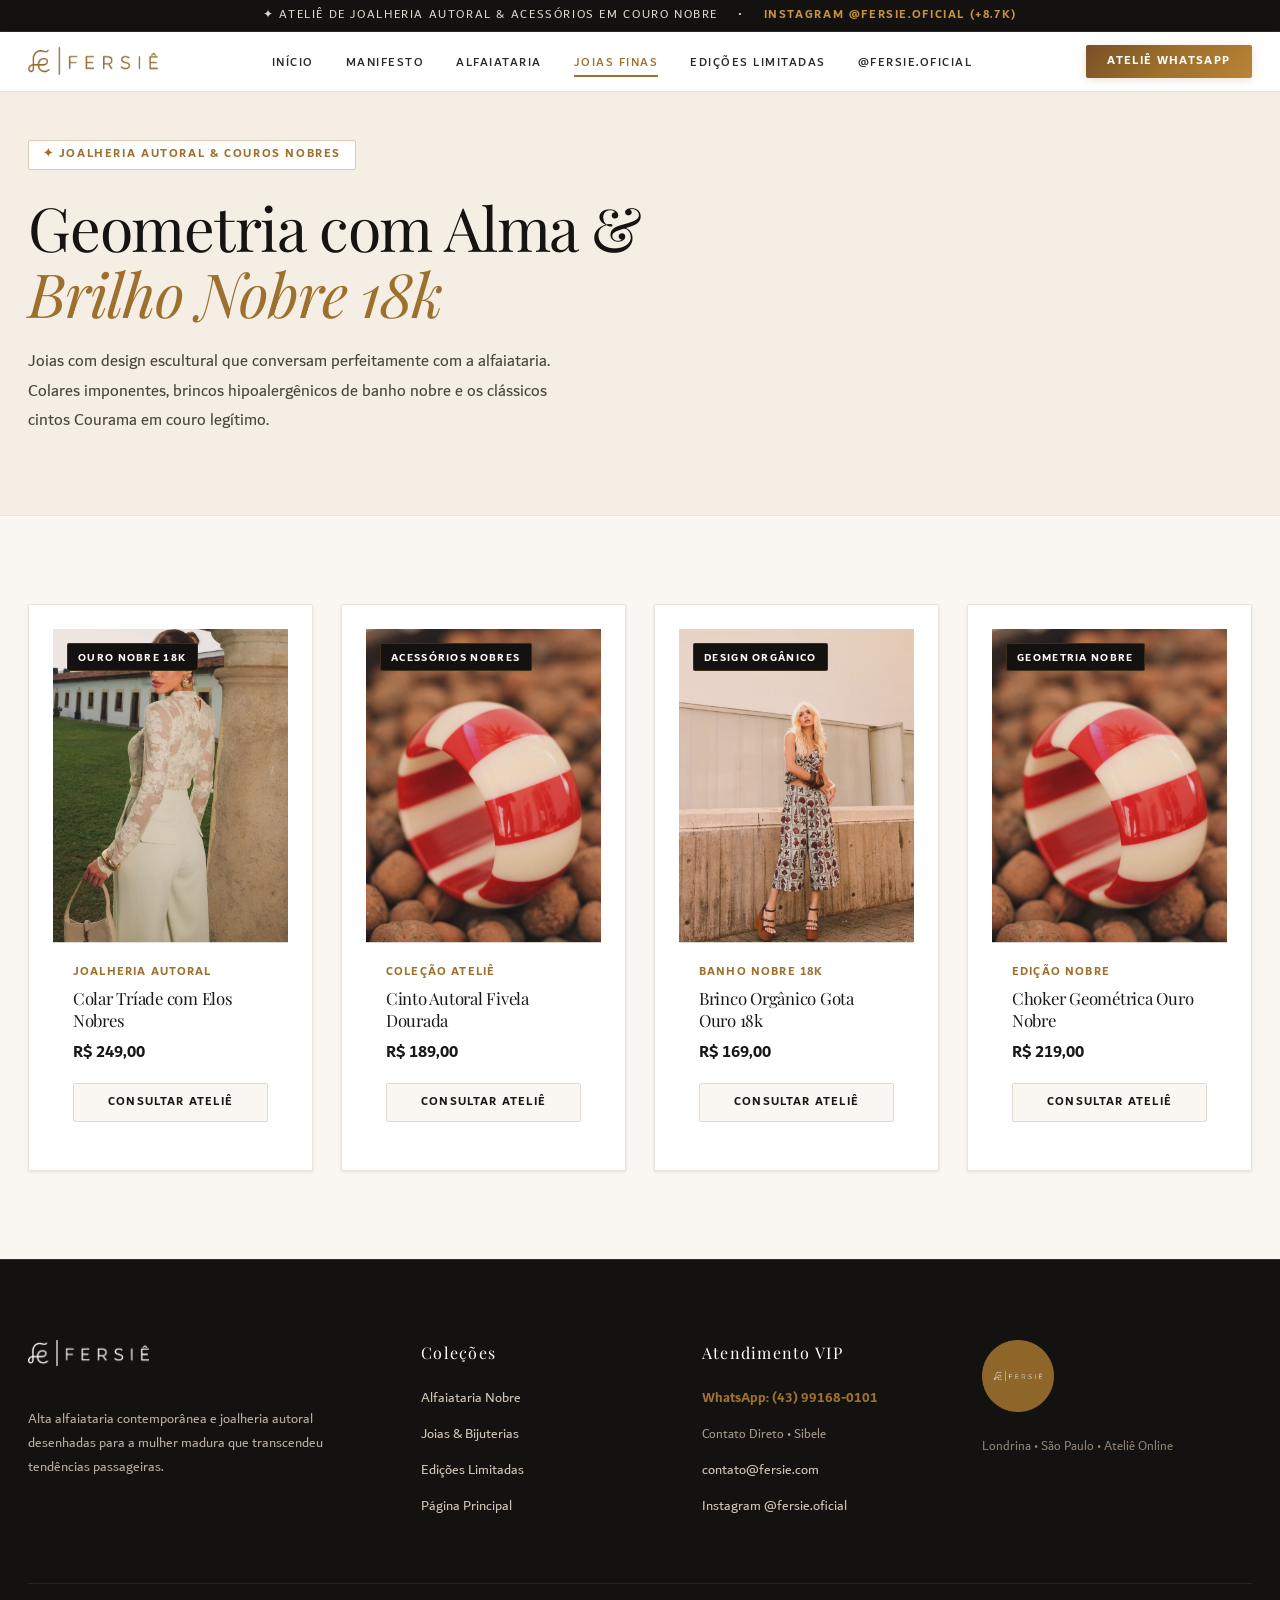
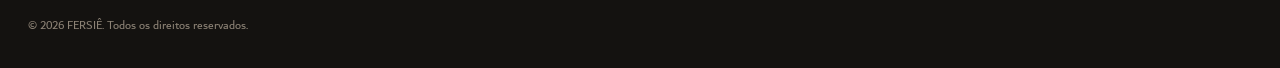
<file: collections/bijuterias.html>
<!DOCTYPE html>
<html lang="pt-BR">
<head>
  <meta charset="UTF-8">
  <meta name="viewport" content="width=device-width, initial-scale=1.0">
  <title>Joias &amp; Acessórios Nobres — FERSIÊ Fine Jewelry</title>
  <meta name="title" content="Joias &amp; Acessórios Nobres — FERSIÊ Fine Jewelry">
  <meta name="description" content="Coleção de Joalheria Autoral e Acessórios FERSIÊ: Colares banhados a ouro 18k, brincos orgânicos e cintos em couro legítimo Courama.">
  <meta name="author" content="FERSIÊ Ateliê">
  <meta name="theme-color" content="#1a120c">
  <link rel="canonical" href="https://fersie.com/collections/bijuterias.html">
  <link rel="icon" type="image/png" href="../images/emblema_fersie_cropped.png">
  <link rel="apple-touch-icon" href="../images/emblema_fersie_cropped.png">

  <!-- Open Graph / WhatsApp / Facebook -->
  <meta property="og:type" content="website">
  <meta property="og:url" content="https://fersie.com/collections/bijuterias.html">
  <meta property="og:site_name" content="FERSIÊ">
  <meta property="og:title" content="Joias &amp; Acessórios Nobres — FERSIÊ Fine Jewelry">
  <meta property="og:description" content="Joalheria autoral com banho ouro 18k e design escultural contemporâneo. Peças que elevam qualquer produção com sofisticação singular.">
  <meta property="og:image" content="https://fersie.com/images/og-share-fersie.jpg">
  <meta property="og:image:secure_url" content="https://fersie.com/images/og-share-fersie.jpg">
  <meta property="og:image:type" content="image/jpeg">
  <meta property="og:image:width" content="1200">
  <meta property="og:image:height" content="630">
  <meta property="og:locale" content="pt_BR">

  <!-- Twitter / X Cards -->
  <meta name="twitter:card" content="summary_large_image">
  <meta name="twitter:title" content="Joias &amp; Acessórios Nobres — FERSIÊ Fine Jewelry">
  <meta name="twitter:description" content="Joalheria autoral com banho ouro 18k e design escultural contemporâneo.">
  <meta name="twitter:image" content="https://fersie.com/images/og-share-fersie.jpg">

  <!-- Google Fonts Preconnect & Luxury Typography -->
  <link rel="preconnect" href="https://fonts.googleapis.com">
  <link rel="preconnect" href="https://fonts.gstatic.com" crossorigin>
  <link href="https://fonts.googleapis.com/css2?family=Inter:wght@300;400;500;600;700&family=Playfair+Display:ital,wght@0,400;0,600;0,700;1,400&display=swap" rel="stylesheet">

  <!-- Design System & Site CSS -->
  <link rel="stylesheet" href="../css/fersie-design-system.min.css?v=3">
  <link rel="stylesheet" href="../css/site.css?v=3">
</head>
<body>

  <!-- Top Scroll Progress Indicator -->
  <div class="fersie-scroll-progress" aria-hidden="true"></div>

  <!-- Announcement Luxury Bar -->
  <aside class="fersie-top-bar" aria-label="Avisos Oficiais">
    <span>✦ Ateliê de Joalheria Autoral &amp; Acessórios em Couro Nobre</span>
    <span>•</span>
    <span><a href="https://www.instagram.com/fersie.oficial/" target="_blank" rel="noopener">Instagram @fersie.oficial (+8.7k)</a></span>
  </aside>

  <!-- Sticky Header (Exact Proportions, No Blur) -->
  <header class="fersie-site-header">
    <div class="fersie-container">
      <nav class="fersie-nav" aria-label="Navegação Principal">
        
        <a href="../index.html" class="fersie-brand-link" aria-label="FERSIÊ Início">
          <img src="../images/logo_fersie_cropped_transparente.png" alt="FERSIÊ" class="fersie-brand-logo-img">
        </a>

        <ul class="fersie-nav-links">
          <li><a href="../index.html">Início</a></li>
          <li><a href="../index.html#manifesto">Manifesto</a></li>
          <li><a href="alfaiataria.html">Alfaiataria</a></li>
          <li><a href="bijuterias.html" class="active">Joias Finas</a></li>
          <li><a href="colecoes.html">Edições Limitadas</a></li>
          <li><a href="../index.html#instagram">@fersie.oficial</a></li>
        </ul>

        <div class="fersie-header-actions">
          <a href="https://wa.me/5543991680101?text=Ol%C3%A1%20FERSI%C3%8A%21%20Gostaria%20de%20consultoria%20sobre%20Joias%20e%20Acess%C3%B3rios." 
             target="_blank" rel="noopener" 
             class="fersie-btn-luxury fersie-btn-gold">
            <span>Ateliê WhatsApp</span>
          </a>

          <button type="button" class="fersie-menu-toggle" id="menu-toggle-btn" aria-label="Abrir Menu">
            <span></span>
            <span></span>
            <span></span>
          </button>
        </div>
      </nav>
    </div>
  </header>

  <main>
    <!-- Collection Hero Banner -->
    <section class="fersie-hero-section" style="min-height: 40vh; padding: 3rem 0;">
      <div class="fersie-container">
        <div style="max-width: 760px;" class="fersie-reveal">
          <span class="fersie-tag-pill">✦ Joalheria Autoral &amp; Couros Nobres</span>
          <h1 class="fersie-hero-title">Geometria com Alma &amp; <em>Brilho Nobre 18k</em></h1>
          <p class="fersie-hero-description">
            Joias com design escultural que conversam perfeitamente com a alfaiataria. Colares imponentes, brincos hipoalergênicos de banho nobre e os clássicos cintos Courama em couro legítimo.
          </p>
        </div>
      </div>
    </section>

    <!-- Product Grid -->
    <section class="fersie-collections-section">
      <div class="fersie-container">
        
        <div class="fersie-products-grid">

          <!-- Item 1: Colar Tríade Nobre Autêntico -->
          <article class="fersie-card fersie-reveal" data-category="joias">
            <div class="fersie-card-media">
              <span class="fersie-card-badge">Ouro Nobre 18k</span>
              <img src="../images/insta_atelie_design.jpg" alt="Colar Tríade com Elos Nobres FERSIÊ" loading="lazy">
              <div class="fersie-card-quickview">
                <button type="button" class="fersie-quickview-btn btn-preview-modal"
                        data-title="Colar Tríade com Elos Nobres"
                        data-category="Joalheria"
                        data-price="R$ 249,00"
                        data-code="FER-JOI-201"
                        data-img="../images/insta_atelie_design.jpg"
                        data-desc="Design geométrico com alma: banho de ouro 18k premium, acabamento nobre acetinado e fecho invisível de alta joalheria.">
                  Visualização Rápida
                </button>
              </div>
            </div>
            <div class="fersie-card-content">
              <span class="fersie-card-meta">Joalheria Autoral</span>
              <h3 class="fersie-card-title"><a href="#">Colar Tríade com Elos Nobres</a></h3>
              <div class="fersie-card-price">R$ 249,00</div>
              <div class="fersie-card-actions">
                <a href="https://wa.me/5543991680101?text=Ol%C3%A1%20FERSI%C3%8A%21%20Gostaria%20de%20adquirir%20o%20Colar%20Tr%C3%ADade." target="_blank" rel="noopener" class="fersie-card-btn">
                  Consultar Ateliê
                </a>
              </div>
            </div>
          </article>

          <!-- Item 2: Cinto com Fivela Dourada Nobre -->
          <article class="fersie-card fersie-reveal" data-category="acessorios">
            <div class="fersie-card-media">
              <span class="fersie-card-badge">Acessórios Nobres</span>
              <img src="../images/insta_acessorios_luxo.jpg" alt="Acessórios Nobres com Fivela Dourada FERSIÊ" loading="lazy">
              <div class="fersie-card-quickview">
                <button type="button" class="fersie-quickview-btn btn-preview-modal"
                        data-title="Cinto Autoral Fivela Dourada"
                        data-category="Acessórios"
                        data-price="R$ 189,00"
                        data-code="FER-CIN-202"
                        data-img="../images/insta_acessorios_luxo.jpg"
                        data-desc="Design autoral e refinado, ferragens em banho ouro nobre e acabamento impecável do ateliê FERSIÊ.">
                  Visualização Rápida
                </button>
              </div>
            </div>
            <div class="fersie-card-content">
              <span class="fersie-card-meta">Coleção Ateliê</span>
              <h3 class="fersie-card-title"><a href="#">Cinto Autoral Fivela Dourada</a></h3>
              <div class="fersie-card-price">R$ 189,00</div>
              <div class="fersie-card-actions">
                <a href="https://wa.me/5543991680101?text=Ol%C3%A1%20FERSI%C3%8A%21%20Gostaria%20de%20adquirir%20o%20Cinto%20Autoral." target="_blank" rel="noopener" class="fersie-card-btn">
                  Consultar Ateliê
                </a>
              </div>
            </div>
          </article>

          <!-- Item 3: Brinco Orgânico Gota Ouro -->
          <article class="fersie-card fersie-reveal" data-category="joias">
            <div class="fersie-card-media">
              <span class="fersie-card-badge">Design Orgânico</span>
              <img src="../images/insta_joalheria_detalhes.jpg" alt="Brinco Orgânico Gota Ouro 18k FERSIÊ" loading="lazy">
              <div class="fersie-card-quickview">
                <button type="button" class="fersie-quickview-btn btn-preview-modal"
                        data-title="Brinco Orgânico Gota Ouro 18k"
                        data-category="Joalheria"
                        data-price="R$ 169,00"
                        data-code="FER-JOI-203"
                        data-img="../images/insta_joalheria_detalhes.jpg"
                        data-desc="Linhas curvas que dialogam com a leveza do rosto feminino. Hipoalergênico e banhado a ouro 18k de alta durabilidade.">
                  Visualização Rápida
                </button>
              </div>
            </div>
            <div class="fersie-card-content">
              <span class="fersie-card-meta">Banho Nobre 18k</span>
              <h3 class="fersie-card-title"><a href="#">Brinco Orgânico Gota Ouro 18k</a></h3>
              <div class="fersie-card-price">R$ 169,00</div>
              <div class="fersie-card-actions">
                <a href="https://wa.me/5543991680101?text=Ol%C3%A1%20FERSI%C3%8A%21%20Gostaria%20de%20adquirir%20o%20Brinco%20Gota." target="_blank" rel="noopener" class="fersie-card-btn">
                  Consultar Ateliê
                </a>
              </div>
            </div>
          </article>

          <!-- Item 4: Choker Geométrica Dourada -->
          <article class="fersie-card fersie-reveal" data-category="joias">
            <div class="fersie-card-media">
              <span class="fersie-card-badge">Geometria Nobre</span>
              <img src="../images/insta_acessorios_luxo.jpg" alt="Choker Geométrica Ouro Nobre FERSIÊ" loading="lazy">
              <div class="fersie-card-quickview">
                <button type="button" class="fersie-quickview-btn btn-preview-modal"
                        data-title="Choker Geométrica Ouro Nobre"
                        data-category="Joalheria"
                        data-price="R$ 219,00"
                        data-code="FER-JOI-204"
                        data-img="../images/insta_acessorios_luxo.jpg"
                        data-desc="Aro semirrígido de encaixe anatômico com banho nobre e brilho quente que ilumina o colo sob blazers decotados.">
                  Visualização Rápida
                </button>
              </div>
            </div>
            <div class="fersie-card-content">
              <span class="fersie-card-meta">Edição Nobre</span>
              <h3 class="fersie-card-title"><a href="#">Choker Geométrica Ouro Nobre</a></h3>
              <div class="fersie-card-price">R$ 219,00</div>
              <div class="fersie-card-actions">
                <a href="https://wa.me/5543991680101?text=Ol%C3%A1%20FERSI%C3%8A%21%20Gostaria%20de%20adquirir%20a%20Choker%20Geom%C3%A9trica." target="_blank" rel="noopener" class="fersie-card-btn">
                  Consultar Ateliê
                </a>
              </div>
            </div>
          </article>

        </div>

      </div>
    </section>
  </main>

  <!-- Luxury Footer -->
  <footer class="fersie-footer">
    <div class="fersie-container">
      <div class="fersie-footer-grid">
        <div class="fersie-footer-col">
          <img src="../images/logo_fersie_branco_cropped.png" alt="FERSIÊ" style="height:26px; width:auto; margin-bottom:1.25rem;">
          <p>
            Alta alfaiataria contemporânea e joalheria autoral desenhadas para a mulher madura que transcendeu tendências passageiras.
          </p>
        </div>
        <div class="fersie-footer-col">
          <h4>Coleções</h4>
          <ul class="fersie-footer-links">
            <li><a href="alfaiataria.html">Alfaiataria Nobre</a></li>
            <li><a href="bijuterias.html">Joias &amp; Bijuterias</a></li>
            <li><a href="colecoes.html">Edições Limitadas</a></li>
            <li><a href="../index.html">Página Principal</a></li>
          </ul>
        </div>
        <div class="fersie-footer-col">
          <h4>Atendimento VIP</h4>
          <ul class="fersie-footer-links">
            <li>
              <a href="https://wa.me/5543991680101?text=Ol%C3%A1%20Sibele%2C%20gostaria%20de%20atendimento%20exclusivo%20do%20ateli%C3%AA%20FERSI%C3%8A." target="_blank" rel="noopener" style="font-weight:600; color:var(--fersie-gold, #d4a017);">
                WhatsApp: (43) 99168-0101
              </a>
            </li>
            <li><span style="font-size:0.8rem; color:#a3998b;">Contato Direto &bull; Sibele</span></li>
            <li><a href="mailto:contato@fersie.com">contato@fersie.com</a></li>
            <li><a href="https://www.instagram.com/fersie.oficial/" target="_blank" rel="noopener">Instagram @fersie.oficial</a></li>
          </ul>
        </div>
        <div class="fersie-footer-col">
          <img src="../images/emblema_fersie_cropped.png" alt="Emblema FERSIÊ" style="width:72px; height:auto; margin-bottom:1rem; opacity:0.9;">
          <p style="font-size:0.8rem; margin:0; color:#8c8275;">
            Londrina • São Paulo • Ateliê Online
          </p>
        </div>
      </div>
      <div class="fersie-footer-bottom">
        <div>&copy; 2026 FERSIÊ. Todos os direitos reservados.</div>
      </div>
    </div>
  </footer>

  <!-- Lightbox Quickview Modal -->
  <div id="product-modal" class="fersie-modal-backdrop" aria-hidden="true">
    <div class="fersie-modal-dialog">
      <button type="button" class="fersie-modal-close-btn" id="modal-close-btn" aria-label="Fechar">&times;</button>
      <div style="background:#f4eee6; aspect-ratio:3/4; overflow:hidden;">
        <img id="modal-img" src="../images/logo_fersie_cropped_transparente.png" alt="Visualização do Produto" style="width:100%; height:100%; object-fit:cover; display:block;">
      </div>
      <div style="padding:2.25rem 2rem; display:flex; flex-direction:column;">
        <span id="modal-category" style="font-size:0.72rem; letter-spacing:0.12em; text-transform:uppercase; color:#9d702d; font-weight:600; margin-bottom:0.4rem;">JOALHERIA</span>
        <h3 id="modal-title" style="font-size:1.4rem; margin-bottom:0.6rem; line-height:1.25;">Nome da Peça</h3>
        <div id="modal-code" style="font-size:0.75rem; color:#888; margin-bottom:1rem;">REF: FER-001</div>
        <div id="modal-price" style="font-size:1.35rem; font-weight:600; color:#1a1816; margin-bottom:1.25rem;">R$ 0,00</div>
        <p id="modal-desc" style="font-size:0.9rem; color:#555; line-height:1.6; margin-bottom:1.75rem;">Descrição da peça.</p>
        <div style="margin-top:auto;">
          <a id="modal-wa-btn" href="#" target="_blank" rel="noopener" class="fersie-btn-luxury fersie-btn-gold" style="width:100%; text-align:center;">
            Solicitar Ateliê no WhatsApp
          </a>
        </div>
      </div>
    </div>
  </div>

  <script src="../js/main.js?v=3"></script>
</body>
</html>
</file>
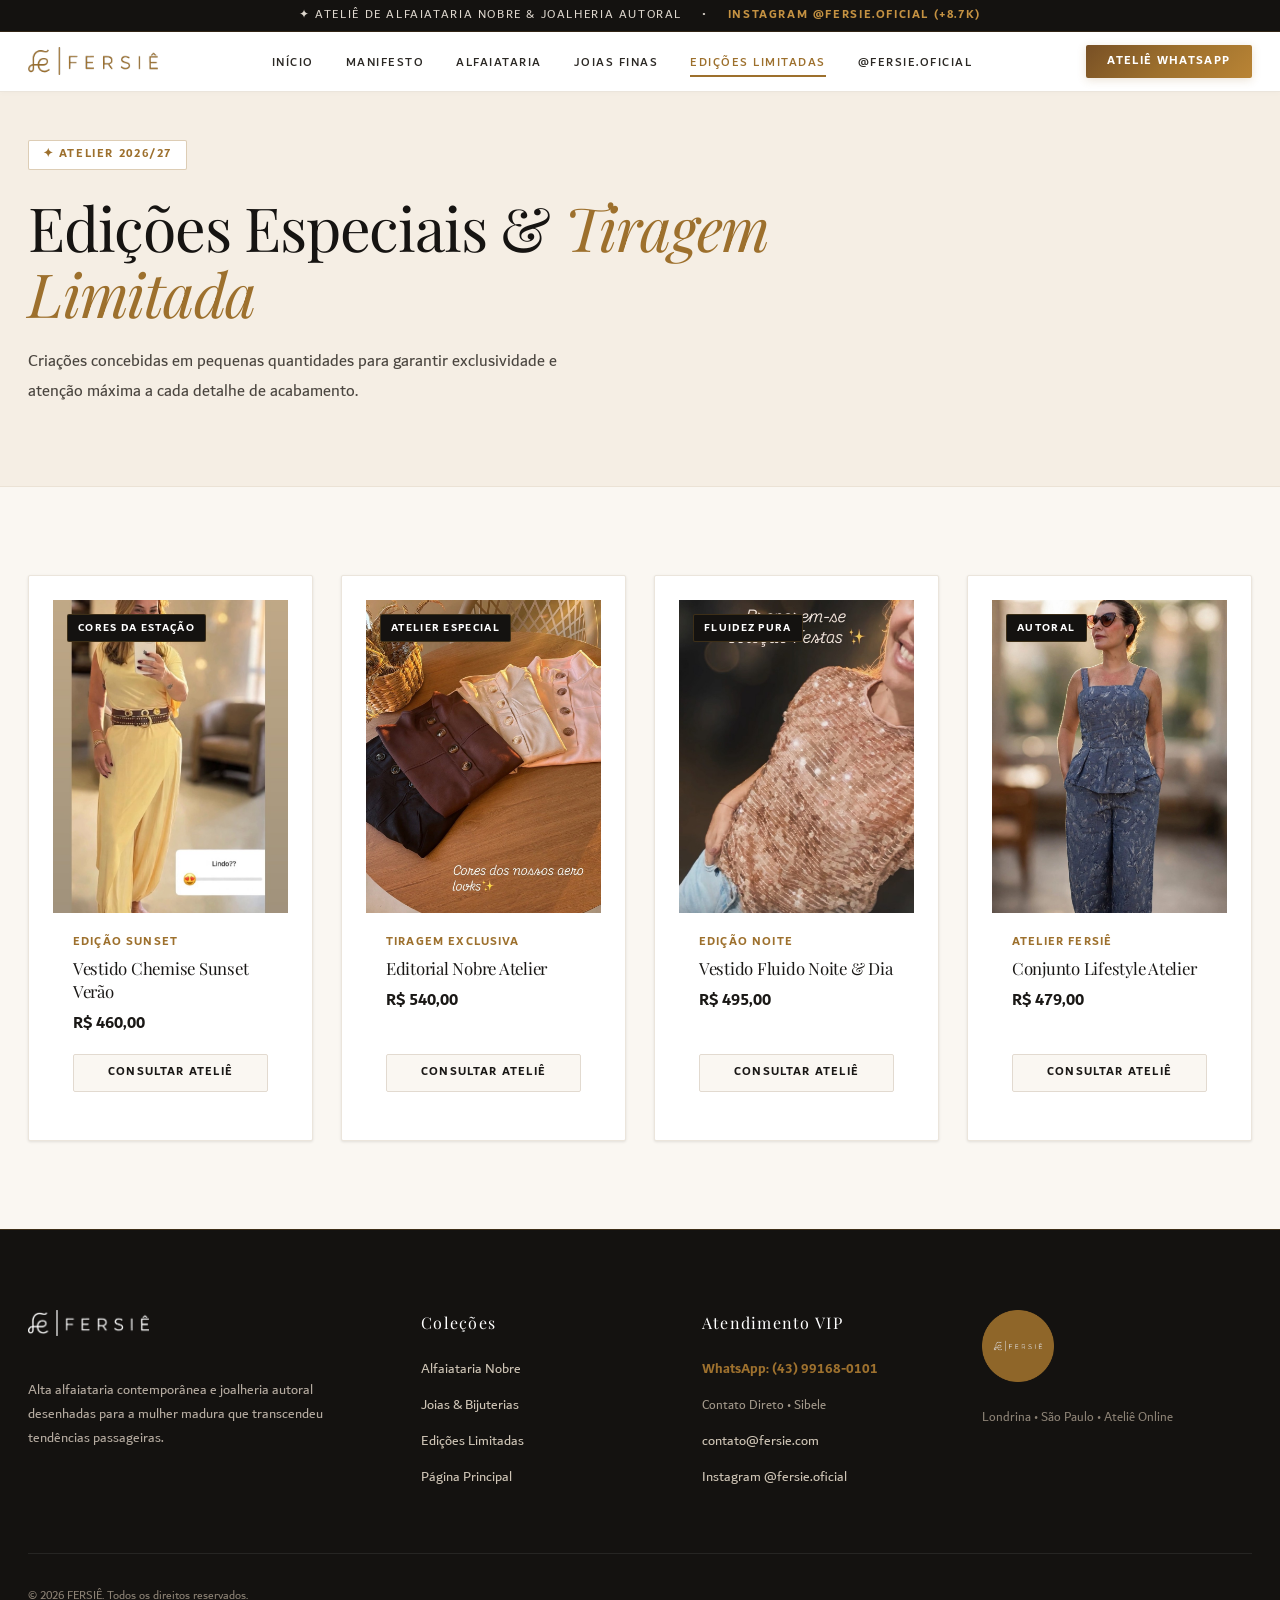
<file: collections/colecoes.html>
<!DOCTYPE html>
<html lang="pt-BR">
<head>
  <meta charset="UTF-8">
  <meta name="viewport" content="width=device-width, initial-scale=1.0">
  <title>Edições Limitadas &amp; Coleções — FERSIÊ Atelier</title>
  <meta name="title" content="Edições Limitadas &amp; Coleções — FERSIÊ Atelier">
  <meta name="description" content="Coleções Exclusivas e Edições Limitadas FERSIÊ: Curadoria sazonal de alta alfaiataria e joalheria autoral com tiragem numerada.">
  <meta name="author" content="FERSIÊ Ateliê">
  <meta name="theme-color" content="#1a120c">
  <link rel="canonical" href="https://fersie.com/collections/colecoes.html">
  <link rel="icon" type="image/png" href="../images/emblema_fersie_cropped.png">
  <link rel="apple-touch-icon" href="../images/emblema_fersie_cropped.png">

  <!-- Open Graph / WhatsApp / Facebook -->
  <meta property="og:type" content="website">
  <meta property="og:url" content="https://fersie.com/collections/colecoes.html">
  <meta property="og:site_name" content="FERSIÊ">
  <meta property="og:title" content="Edições Limitadas &amp; Coleções — FERSIÊ Atelier">
  <meta property="og:description" content="Edições limitadas e curadoria autoral de alfaiataria fina e joias. Tiragens numeradas desenhadas para momentos inesquecíveis.">
  <meta property="og:image" content="https://fersie.com/images/og-share-fersie.jpg">
  <meta property="og:image:secure_url" content="https://fersie.com/images/og-share-fersie.jpg">
  <meta property="og:image:type" content="image/jpeg">
  <meta property="og:image:width" content="1200">
  <meta property="og:image:height" content="630">
  <meta property="og:locale" content="pt_BR">

  <!-- Twitter / X Cards -->
  <meta name="twitter:card" content="summary_large_image">
  <meta name="twitter:title" content="Edições Limitadas &amp; Coleções — FERSIÊ Atelier">
  <meta name="twitter:description" content="Edições limitadas e curadoria autoral de alfaiataria fina e joias.">
  <meta name="twitter:image" content="https://fersie.com/images/og-share-fersie.jpg">

  <!-- Google Fonts Preconnect & Luxury Typography -->
  <link rel="preconnect" href="https://fonts.googleapis.com">
  <link rel="preconnect" href="https://fonts.gstatic.com" crossorigin>
  <link href="https://fonts.googleapis.com/css2?family=Inter:wght@300;400;500;600;700&family=Playfair+Display:ital,wght@0,400;0,600;0,700;1,400&display=swap" rel="stylesheet">

  <!-- Design System & Site CSS -->
  <link rel="stylesheet" href="../css/fersie-design-system.min.css?v=3">
  <link rel="stylesheet" href="../css/site.css?v=3">
</head>
<body>

  <!-- Top Scroll Progress Indicator -->
  <div class="fersie-scroll-progress" aria-hidden="true"></div>

  <!-- Announcement Luxury Bar -->
  <aside class="fersie-top-bar" aria-label="Avisos Oficiais">
    <span>✦ Ateliê de Alfaiataria Nobre &amp; Joalheria Autoral</span>
    <span>•</span>
    <span><a href="https://www.instagram.com/fersie.oficial/" target="_blank" rel="noopener">Instagram @fersie.oficial (+8.7k)</a></span>
  </aside>

  <!-- Sticky Header (Exact Proportions, No Blur) -->
  <header class="fersie-site-header">
    <div class="fersie-container">
      <nav class="fersie-nav" aria-label="Navegação Principal">
        
        <a href="../index.html" class="fersie-brand-link" aria-label="FERSIÊ Início">
          <img src="../images/logo_fersie_cropped_transparente.png" alt="FERSIÊ" class="fersie-brand-logo-img">
        </a>

        <ul class="fersie-nav-links">
          <li><a href="../index.html">Início</a></li>
          <li><a href="../index.html#manifesto">Manifesto</a></li>
          <li><a href="alfaiataria.html">Alfaiataria</a></li>
          <li><a href="bijuterias.html">Joias Finas</a></li>
          <li><a href="colecoes.html" class="active">Edições Limitadas</a></li>
          <li><a href="../index.html#instagram">@fersie.oficial</a></li>
        </ul>

        <div class="fersie-header-actions">
          <a href="https://wa.me/5543991680101?text=Ol%C3%A1%20FERSI%C3%8A%21%20Gostaria%20de%20consultoria%20sobre%20Edi%C3%A7%C3%B5es%20Limitadas." 
             target="_blank" rel="noopener" 
             class="fersie-btn-luxury fersie-btn-gold">
            <span>Ateliê WhatsApp</span>
          </a>

          <button type="button" class="fersie-menu-toggle" id="menu-toggle-btn" aria-label="Abrir Menu">
            <span></span>
            <span></span>
            <span></span>
          </button>
        </div>
      </nav>
    </div>
  </header>

  <main>
    <!-- Collection Hero Banner -->
    <section class="fersie-hero-section" style="min-height: 40vh; padding: 3rem 0;">
      <div class="fersie-container">
        <div style="max-width: 760px;" class="fersie-reveal">
          <span class="fersie-tag-pill">✦ Atelier 2026/27</span>
          <h1 class="fersie-hero-title">Edições Especiais &amp; <em>Tiragem Limitada</em></h1>
          <p class="fersie-hero-description">
            Criações concebidas em pequenas quantidades para garantir exclusividade e atenção máxima a cada detalhe de acabamento.
          </p>
        </div>
      </div>
    </section>

    <!-- Product Grid -->
    <section class="fersie-collections-section">
      <div class="fersie-container">
        
        <div class="fersie-products-grid">

          <!-- Item 1: Sunset Verão -->
          <article class="fersie-card fersie-reveal" data-category="limitada">
            <div class="fersie-card-media">
              <span class="fersie-card-badge">Cores da Estação</span>
              <img src="../images/insta_verao.jpg" alt="Vestido Chemise Sunset Verão FERSIÊ" loading="lazy">
              <div class="fersie-card-quickview">
                <button type="button" class="fersie-quickview-btn btn-preview-modal"
                        data-title="Vestido Chemise Sunset Verão"
                        data-category="Edição Limitada"
                        data-price="R$ 460,00"
                        data-code="FER-VER-301"
                        data-img="../images/insta_verao.jpg"
                        data-desc="Cores da estação! Vem Verão. Peça fluida de modelagem solta com gola alfaiate e cinto de amarração no mesmo tecido.">
                  Visualização Rápida
                </button>
              </div>
            </div>
            <div class="fersie-card-content">
              <span class="fersie-card-meta">Edição Sunset</span>
              <h3 class="fersie-card-title"><a href="#">Vestido Chemise Sunset Verão</a></h3>
              <div class="fersie-card-price">R$ 460,00</div>
              <div class="fersie-card-actions">
                <a href="https://wa.me/5543991680101?text=Ol%C3%A1%20FERSI%C3%8A%21%20Gostaria%20de%20adquirir%20o%20Vestido%20Sunset%20Ver%C3%A3o." target="_blank" rel="noopener" class="fersie-card-btn">
                  Consultar Ateliê
                </a>
              </div>
            </div>
          </article>

          <!-- Item 2: Editorial Nobre Atelier -->
          <article class="fersie-card fersie-reveal" data-category="limitada">
            <div class="fersie-card-media">
              <span class="fersie-card-badge">Atelier Especial</span>
              <img src="../images/insta_editorial_nobre.jpg" alt="Lookbook Editorial Nobre FERSIÊ" loading="lazy">
              <div class="fersie-card-quickview">
                <button type="button" class="fersie-quickview-btn btn-preview-modal"
                        data-title="Editorial Nobre Atelier"
                        data-category="Edição Limitada"
                        data-price="R$ 540,00"
                        data-code="FER-EDT-302"
                        data-img="../images/insta_editorial_nobre.jpg"
                        data-desc="Corte de alta costura com acabamentos manuais no ateliê. Tecido nobre de toque sedoso e elegância inconfundível.">
                  Visualização Rápida
                </button>
              </div>
            </div>
            <div class="fersie-card-content">
              <span class="fersie-card-meta">Tiragem Exclusiva</span>
              <h3 class="fersie-card-title"><a href="#">Editorial Nobre Atelier</a></h3>
              <div class="fersie-card-price">R$ 540,00</div>
              <div class="fersie-card-actions">
                <a href="https://wa.me/5543991680101?text=Ol%C3%A1%20FERSI%C3%8A%21%20Gostaria%20de%20adquirir%20o%20Editorial%20Nobre." target="_blank" rel="noopener" class="fersie-card-btn">
                  Consultar Ateliê
                </a>
              </div>
            </div>
          </article>

          <!-- Item 3: Elegância Fluida -->
          <article class="fersie-card fersie-reveal" data-category="limitada">
            <div class="fersie-card-media">
              <span class="fersie-card-badge">Fluidez Pura</span>
              <img src="../images/insta_elegancia_fluida.jpg" alt="Vestido Fluido Noite &amp; Dia FERSIÊ" loading="lazy">
              <div class="fersie-card-quickview">
                <button type="button" class="fersie-quickview-btn btn-preview-modal"
                        data-title="Vestido Fluido Noite & Dia"
                        data-category="Edição Limitada"
                        data-price="R$ 495,00"
                        data-code="FER-FLU-303"
                        data-img="../images/insta_elegancia_fluida.jpg"
                        data-desc="Caimento fluido com movimento suave. Pensado para celebrar jantares, encontros e celebrações exclusivas.">
                  Visualização Rápida
                </button>
              </div>
            </div>
            <div class="fersie-card-content">
              <span class="fersie-card-meta">Edição Noite</span>
              <h3 class="fersie-card-title"><a href="#">Vestido Fluido Noite &amp; Dia</a></h3>
              <div class="fersie-card-price">R$ 495,00</div>
              <div class="fersie-card-actions">
                <a href="https://wa.me/5543991680101?text=Ol%C3%A1%20FERSI%C3%8A%21%20Gostaria%20de%20adquirir%20o%20Vestido%20Fluido." target="_blank" rel="noopener" class="fersie-card-btn">
                  Consultar Ateliê
                </a>
              </div>
            </div>
          </article>

          <!-- Item 4: Lifestyle Atelier -->
          <article class="fersie-card fersie-reveal" data-category="limitada">
            <div class="fersie-card-media">
              <span class="fersie-card-badge">Autoral</span>
              <img src="../images/insta_atelier_lifestyle.jpg" alt="Conjunto Lifestyle Atelier FERSIÊ" loading="lazy">
              <div class="fersie-card-quickview">
                <button type="button" class="fersie-quickview-btn btn-preview-modal"
                        data-title="Conjunto Lifestyle Atelier"
                        data-category="Edição Limitada"
                        data-price="R$ 479,00"
                        data-code="FER-LFS-304"
                        data-img="../images/insta_atelier_lifestyle.jpg"
                        data-desc="O equilíbrio perfeito entre sobriedade e leveza para os dias de primavera e verão no ateliê.">
                  Visualização Rápida
                </button>
              </div>
            </div>
            <div class="fersie-card-content">
              <span class="fersie-card-meta">Atelier FERSIÊ</span>
              <h3 class="fersie-card-title"><a href="#">Conjunto Lifestyle Atelier</a></h3>
              <div class="fersie-card-price">R$ 479,00</div>
              <div class="fersie-card-actions">
                <a href="https://wa.me/5543991680101?text=Ol%C3%A1%20FERSI%C3%8A%21%20Gostaria%20de%20adquirir%20o%20Conjunto%20Lifestyle." target="_blank" rel="noopener" class="fersie-card-btn">
                  Consultar Ateliê
                </a>
              </div>
            </div>
          </article>

        </div>

      </div>
    </section>
  </main>

  <!-- Luxury Footer -->
  <footer class="fersie-footer">
    <div class="fersie-container">
      <div class="fersie-footer-grid">
        <div class="fersie-footer-col">
          <img src="../images/logo_fersie_branco_cropped.png" alt="FERSIÊ" style="height:26px; width:auto; margin-bottom:1.25rem;">
          <p>
            Alta alfaiataria contemporânea e joalheria autoral desenhadas para a mulher madura que transcendeu tendências passageiras.
          </p>
        </div>
        <div class="fersie-footer-col">
          <h4>Coleções</h4>
          <ul class="fersie-footer-links">
            <li><a href="alfaiataria.html">Alfaiataria Nobre</a></li>
            <li><a href="bijuterias.html">Joias &amp; Bijuterias</a></li>
            <li><a href="colecoes.html">Edições Limitadas</a></li>
            <li><a href="../index.html">Página Principal</a></li>
          </ul>
        </div>
        <div class="fersie-footer-col">
          <h4>Atendimento VIP</h4>
          <ul class="fersie-footer-links">
            <li>
              <a href="https://wa.me/5543991680101?text=Ol%C3%A1%20Sibele%2C%20gostaria%20de%20atendimento%20exclusivo%20do%20ateli%C3%AA%20FERSI%C3%8A." target="_blank" rel="noopener" style="font-weight:600; color:var(--fersie-gold, #d4a017);">
                WhatsApp: (43) 99168-0101
              </a>
            </li>
            <li><span style="font-size:0.8rem; color:#a3998b;">Contato Direto &bull; Sibele</span></li>
            <li><a href="mailto:contato@fersie.com">contato@fersie.com</a></li>
            <li><a href="https://www.instagram.com/fersie.oficial/" target="_blank" rel="noopener">Instagram @fersie.oficial</a></li>
          </ul>
        </div>
        <div class="fersie-footer-col">
          <img src="../images/emblema_fersie_cropped.png" alt="Emblema FERSIÊ" style="width:72px; height:auto; margin-bottom:1rem; opacity:0.9;">
          <p style="font-size:0.8rem; margin:0; color:#8c8275;">
            Londrina • São Paulo • Ateliê Online
          </p>
        </div>
      </div>
      <div class="fersie-footer-bottom">
        <div>&copy; 2026 FERSIÊ. Todos os direitos reservados.</div>
      </div>
    </div>
  </footer>

  <!-- Lightbox Quickview Modal -->
  <div id="product-modal" class="fersie-modal-backdrop" aria-hidden="true">
    <div class="fersie-modal-dialog">
      <button type="button" class="fersie-modal-close-btn" id="modal-close-btn" aria-label="Fechar">&times;</button>
      <div style="background:#f4eee6; aspect-ratio:3/4; overflow:hidden;">
        <img id="modal-img" src="../images/logo_fersie_cropped_transparente.png" alt="Visualização do Produto" style="width:100%; height:100%; object-fit:cover; display:block;">
      </div>
      <div style="padding:2.25rem 2rem; display:flex; flex-direction:column;">
        <span id="modal-category" style="font-size:0.72rem; letter-spacing:0.12em; text-transform:uppercase; color:#9d702d; font-weight:600; margin-bottom:0.4rem;">EDIÇÃO LIMITADA</span>
        <h3 id="modal-title" style="font-size:1.4rem; margin-bottom:0.6rem; line-height:1.25;">Nome da Peça</h3>
        <div id="modal-code" style="font-size:0.75rem; color:#888; margin-bottom:1rem;">REF: FER-001</div>
        <div id="modal-price" style="font-size:1.35rem; font-weight:600; color:#1a1816; margin-bottom:1.25rem;">R$ 0,00</div>
        <p id="modal-desc" style="font-size:0.9rem; color:#555; line-height:1.6; margin-bottom:1.75rem;">Descrição da peça.</p>
        <div style="margin-top:auto;">
          <a id="modal-wa-btn" href="#" target="_blank" rel="noopener" class="fersie-btn-luxury fersie-btn-gold" style="width:100%; text-align:center;">
            Solicitar Ateliê no WhatsApp
          </a>
        </div>
      </div>
    </div>
  </div>

  <script src="../js/main.js?v=3"></script>
</body>
</html>
</file>
<file: css/site.css>
/* ==========================================================================
   FERSIÊ — High Tailoring & Fine Jewelry
   International Luxury Fashion Stylesheet (Haute Couture Minimalist)
   Extending Fersiê Design System (ds.fersie.com)
   Zero Blurs • Crisp Proportions • High Precision Luxury
   ========================================================================== */

/* --------------------------------------------------------------------------
   0. Global Reset & Performance Settings
   -------------------------------------------------------------------------- */
html {
  scroll-behavior: smooth;
  box-sizing: border-box;
  -webkit-font-smoothing: antialiased;
  -moz-osx-font-smoothing: grayscale;
  text-rendering: optimizeLegibility;
}

*, *::before, *::after {
  box-sizing: inherit;
}

body {
  margin: 0;
  padding: 0;
  background-color: #faf7f2;
  color: #1a1816;
  font-family: var(--fersie-font-dubai, 'Dubai', 'Inter', -apple-system, sans-serif);
  line-height: 1.6;
  overflow-x: hidden;
  image-rendering: -webkit-optimize-contrast;
}

/* Scroll Progress Bar at the Top */
.fersie-scroll-progress {
  position: fixed;
  top: 0;
  left: 0;
  height: 2.5px;
  width: 0%;
  background: linear-gradient(90deg, #785025 0%, #9d702d 50%, #b98435 100%);
  z-index: 1100;
  transition: width 0.05s linear;
}

@supports ((animation-timeline: scroll()) and (animation-range: 0% 100%)) {
  .fersie-scroll-progress {
    width: 100%;
    transform-origin: left;
    animation: grow-progress auto linear both;
    animation-timeline: scroll(root block);
  }
  @keyframes grow-progress {
    from { transform: scaleX(0); }
    to { transform: scaleX(1); }
  }
}

/* --------------------------------------------------------------------------
   1. Typography & Luxury Layout System
   -------------------------------------------------------------------------- */
h1, h2, h3, h4, .fersie-serif {
  font-family: 'Playfair Display', Georgia, serif;
  font-weight: 400;
  letter-spacing: -0.015em;
  margin-top: 0;
  color: #161412;
}

.fersie-gold-gradient-text {
  background: linear-gradient(135deg, #785025 0%, #9d702d 50%, #b98435 100%);
  -webkit-background-clip: text;
  -webkit-text-fill-color: transparent;
  display: inline-block;
}

.fersie-container {
  width: 100%;
  max-width: 1280px;
  margin: 0 auto;
  padding: 0 1.75rem;
}

.fersie-container-wide {
  width: 100%;
  max-width: 1520px;
  margin: 0 auto;
  padding: 0 1.75rem;
}

/* Top Announcement Luxury Bar */
.fersie-top-bar {
  background: #141210;
  color: #ded7ce;
  padding: 0.38rem 1rem;
  font-size: 0.72rem;
  letter-spacing: 0.14em;
  text-transform: uppercase;
  text-align: center;
  border-bottom: 1px solid rgba(157, 112, 45, 0.22);
  display: flex;
  justify-content: center;
  align-items: center;
  gap: 1.25rem;
  min-height: 28px;
}

.fersie-top-bar span {
  display: inline-flex;
  align-items: center;
  gap: 0.4rem;
}

.fersie-top-bar a {
  color: #c59242;
  text-decoration: none;
  font-weight: 600;
  transition: opacity 0.2s;
}

.fersie-top-bar a:hover {
  text-decoration: underline;
  opacity: 0.85;
}

/* --------------------------------------------------------------------------
   2. Header & Precision Navigation (No Blur • Exact Proportions)
   -------------------------------------------------------------------------- */
.fersie-site-header {
  position: sticky;
  top: 0;
  z-index: 900;
  background: #ffffff;
  border-bottom: 1px solid #ebe5dc;
  transition: padding 0.25s ease, box-shadow 0.25s ease;
  padding: 0.65rem 0;
  box-shadow: 0 1px 6px rgba(0, 0, 0, 0.025);
  min-height: 60px;
  display: flex;
  align-items: center;
}

.fersie-site-header.scrolled {
  padding: 0.5rem 0;
  box-shadow: 0 4px 16px rgba(0, 0, 0, 0.04);
  border-bottom-color: #e0d8cc;
}

.fersie-nav {
  display: flex;
  justify-content: space-between;
  align-items: center;
  gap: 2rem;
  width: 100%;
}

.fersie-brand-link {
  display: inline-flex;
  align-items: center;
  text-decoration: none;
  line-height: 1;
}

.fersie-brand-logo-img {
  height: 28px;
  width: auto;
  max-width: 160px;
  object-fit: contain;
  display: block;
  transition: transform 0.25s ease;
}

.fersie-brand-link:hover .fersie-brand-logo-img {
  transform: scale(1.02);
}

.fersie-nav-links {
  display: flex;
  gap: 2rem;
  list-style: none;
  margin: 0;
  padding: 0;
  align-items: center;
}

.fersie-nav-links a {
  text-decoration: none;
  color: #2b2824;
  font-size: 0.78rem;
  letter-spacing: 0.12em;
  text-transform: uppercase;
  font-weight: 500;
  padding: 0.35rem 0;
  position: relative;
  transition: color 0.2s ease;
}

.fersie-nav-links a::after {
  content: '';
  position: absolute;
  bottom: 0;
  left: 50%;
  width: 0;
  height: 1.5px;
  background: #9d702d;
  transition: width 0.25s ease, left 0.25s ease;
}

.fersie-nav-links a:hover,
.fersie-nav-links a.active {
  color: #9d702d;
}

.fersie-nav-links a:hover::after,
.fersie-nav-links a.active::after {
  width: 100%;
  left: 0;
}

.fersie-header-actions {
  display: flex;
  align-items: center;
  gap: 1rem;
}

/* Luxury Buttons */
.fersie-btn-luxury {
  display: inline-flex;
  align-items: center;
  justify-content: center;
  gap: 0.5rem;
  padding: 0.58rem 1.35rem;
  font-size: 0.76rem;
  letter-spacing: 0.11em;
  text-transform: uppercase;
  font-weight: 600;
  text-decoration: none;
  border-radius: 2px;
  cursor: pointer;
  transition: all 0.25s cubic-bezier(0.16, 1, 0.3, 1);
  position: relative;
  line-height: 1.2;
}

.fersie-btn-gold {
  background: linear-gradient(135deg, #785025 0%, #9d702d 50%, #b98435 100%);
  color: #ffffff !important;
  border: none;
  box-shadow: 0 2px 10px rgba(157, 112, 45, 0.2);
}

.fersie-btn-gold:hover {
  background: linear-gradient(135deg, #67421d 0%, #8c6124 50%, #a8742b 100%);
  transform: translateY(-1px);
  box-shadow: 0 4px 14px rgba(157, 112, 45, 0.3);
}

.fersie-btn-outline {
  background: transparent;
  color: #1a1816;
  border: 1px solid #1a1816;
}

.fersie-btn-outline:hover {
  background: #1a1816;
  color: #ffffff;
  transform: translateY(-1px);
}

.fersie-btn-gold-outline {
  background: transparent;
  color: #9d702d;
  border: 1px solid #9d702d;
}

.fersie-btn-gold-outline:hover {
  background: #9d702d;
  color: #ffffff;
  transform: translateY(-1px);
}

/* Mobile Toggle Button */
.fersie-menu-toggle {
  display: none;
  flex-direction: column;
  justify-content: center;
  gap: 5px;
  background: none;
  border: none;
  cursor: pointer;
  padding: 0.35rem;
  width: 32px;
  height: 32px;
}

.fersie-menu-toggle span {
  width: 22px;
  height: 1.5px;
  background-color: #1a1816;
  transition: all 0.25s ease;
  display: block;
}

/* --------------------------------------------------------------------------
   3. Hero Section (Haute Couture International Editorial)
   -------------------------------------------------------------------------- */
.fersie-hero-section {
  position: relative;
  min-height: 84vh;
  display: flex;
  align-items: center;
  padding: 3.5rem 0;
  background: #f5eee4;
  border-bottom: 1px solid #ebe2d5;
}

.fersie-hero-grid {
  display: grid;
  grid-template-columns: 1.05fr 0.95fr;
  align-items: center;
  gap: 3.5rem;
}

.fersie-hero-content {
  position: relative;
  z-index: 2;
}

.fersie-tag-pill {
  display: inline-flex;
  align-items: center;
  gap: 0.4rem;
  padding: 0.3rem 0.85rem;
  border-radius: 2px;
  background: #ffffff;
  border: 1px solid rgba(157, 112, 45, 0.35);
  color: #9d702d;
  font-size: 0.72rem;
  letter-spacing: 0.14em;
  text-transform: uppercase;
  font-weight: 600;
  margin-bottom: 1.5rem;
}

.fersie-hero-title {
  font-size: clamp(2.4rem, 4.8vw, 3.8rem);
  line-height: 1.1;
  margin-bottom: 1.25rem;
  font-weight: 400;
  letter-spacing: -0.02em;
}

.fersie-hero-title em {
  font-style: italic;
  font-family: 'Playfair Display', Georgia, serif;
  color: #9d702d;
}

.fersie-hero-description {
  font-size: 1.08rem;
  line-height: 1.7;
  color: #4a453f;
  margin-bottom: 2rem;
  max-width: 540px;
}

.fersie-hero-actions {
  display: flex;
  gap: 1rem;
  flex-wrap: wrap;
  margin-bottom: 2.5rem;
}

.fersie-hero-stats {
  display: grid;
  grid-template-columns: repeat(3, 1fr);
  gap: 1.5rem;
  padding-top: 1.75rem;
  border-top: 1px solid rgba(157, 112, 45, 0.2);
}

.fersie-stat-item h4 {
  font-size: 1.85rem;
  font-weight: 400;
  color: #9d702d;
  margin-bottom: 0.2rem;
}

.fersie-stat-item p {
  font-size: 0.75rem;
  letter-spacing: 0.08em;
  text-transform: uppercase;
  color: #665f56;
  margin: 0;
}

.fersie-hero-visual {
  position: relative;
}

.fersie-hero-image-wrap {
  position: relative;
  border-radius: 2px;
  overflow: hidden;
  box-shadow: 0 15px 40px rgba(0, 0, 0, 0.08);
  aspect-ratio: 3/4;
  max-height: 640px;
  background: #ebe5dc;
  border: 1px solid #e2dad0;
}

.fersie-hero-image-wrap img {
  width: 100%;
  height: 100%;
  object-fit: cover;
  display: block;
  transition: transform 0.6s cubic-bezier(0.16, 1, 0.3, 1);
}

.fersie-hero-image-wrap:hover img {
  transform: scale(1.025);
}

/* Floating Badge: Pure Solid Luxury, NO BLUR */
.fersie-hero-badge-floating {
  position: absolute;
  bottom: 1.5rem;
  left: 1.5rem;
  right: 1.5rem;
  background: #ffffff;
  padding: 1rem 1.25rem;
  border-radius: 2px;
  border-left: 3px solid #9d702d;
  box-shadow: 0 8px 24px rgba(0, 0, 0, 0.12);
  border-top: 1px solid #ebe5dc;
  border-right: 1px solid #ebe5dc;
  border-bottom: 1px solid #ebe5dc;
}

.fersie-hero-badge-floating h5 {
  margin: 0 0 0.25rem;
  font-family: 'Playfair Display', serif;
  font-size: 0.95rem;
  color: #1a1816;
}

.fersie-hero-badge-floating p {
  margin: 0;
  font-size: 0.8rem;
  color: #665f56;
}

/* --------------------------------------------------------------------------
   4. Brand Manifesto Section (Essência & Valores)
   -------------------------------------------------------------------------- */
.fersie-manifesto-section {
  padding: 5.5rem 0;
  background: #ffffff;
  border-bottom: 1px solid #eee8de;
}

.fersie-manifesto-grid {
  display: grid;
  grid-template-columns: 1.15fr 0.85fr;
  gap: 4rem;
  align-items: center;
}

.fersie-manifesto-badge {
  color: #9d702d;
  font-size: 0.76rem;
  letter-spacing: 0.14em;
  text-transform: uppercase;
  font-weight: 600;
  display: block;
  margin-bottom: 1rem;
}

.fersie-manifesto-title {
  font-size: clamp(2rem, 3.8vw, 3rem);
  line-height: 1.15;
  margin-bottom: 1.5rem;
}

.fersie-quote-box {
  border-left: 2px solid #9d702d;
  padding: 1rem 0 1rem 1.5rem;
  margin: 1.75rem 0 2.25rem;
  font-family: 'Playfair Display', serif;
  font-size: 1.25rem;
  font-style: italic;
  color: #38342e;
  line-height: 1.6;
}

.fersie-pillars-grid {
  display: grid;
  grid-template-columns: 1fr 1fr;
  gap: 1.75rem;
  margin-top: 2rem;
}

.fersie-pillar-card {
  padding: 1.25rem;
  background: #faf7f2;
  border: 1px solid #ebe5dc;
  border-radius: 2px;
  transition: transform 0.25s ease, border-color 0.25s ease;
}

.fersie-pillar-card:hover {
  transform: translateY(-2px);
  border-color: #9d702d;
}

.fersie-pillar-num {
  font-size: 0.8rem;
  font-weight: 600;
  color: #9d702d;
  letter-spacing: 0.1em;
  margin-bottom: 0.4rem;
}

.fersie-pillar-card h4 {
  font-size: 1.05rem;
  margin-bottom: 0.4rem;
}

.fersie-pillar-card p {
  font-size: 0.85rem;
  color: #665f56;
  margin: 0;
  line-height: 1.5;
}

.fersie-manifesto-media {
  display: grid;
  grid-template-columns: 1fr 1fr;
  gap: 1.25rem;
}

.fersie-media-frame {
  position: relative;
  border-radius: 2px;
  overflow: hidden;
  box-shadow: 0 10px 25px rgba(0, 0, 0, 0.05);
  aspect-ratio: 3/4;
  border: 1px solid #ebe5dc;
  background: #f0e9df;
}

.fersie-media-frame img {
  width: 100%;
  height: 100%;
  object-fit: cover;
  display: block;
}

.fersie-media-caption {
  position: absolute;
  bottom: 0.85rem;
  left: 0.85rem;
  right: 0.85rem;
  background: #ffffff;
  padding: 0.45rem 0.75rem;
  font-size: 0.72rem;
  letter-spacing: 0.1em;
  text-transform: uppercase;
  font-weight: 600;
  color: #1a1816;
  border-left: 2px solid #9d702d;
  box-shadow: 0 4px 12px rgba(0, 0, 0, 0.08);
}

/* --------------------------------------------------------------------------
   5. Curated Featured Collections Section
   -------------------------------------------------------------------------- */
.fersie-collections-section {
  padding: 5.5rem 0;
  background: #faf7f2;
}

.fersie-section-header {
  text-align: center;
  max-width: 680px;
  margin: 0 auto 3rem;
}

.fersie-section-subtitle {
  color: #9d702d;
  font-size: 0.76rem;
  letter-spacing: 0.15em;
  text-transform: uppercase;
  font-weight: 600;
  display: block;
  margin-bottom: 0.6rem;
}

.fersie-section-title {
  font-size: clamp(2rem, 3.5vw, 2.8rem);
  margin-bottom: 0.8rem;
}

.fersie-section-desc {
  font-size: 1rem;
  color: #665f56;
  margin: 0;
}

/* Filter Tabs */
.fersie-filter-tabs {
  display: flex;
  justify-content: center;
  gap: 0.6rem;
  flex-wrap: wrap;
  margin-bottom: 3rem;
}

.fersie-filter-btn {
  background: #ffffff;
  border: 1px solid #e2dad0;
  color: #4a453f;
  padding: 0.55rem 1.25rem;
  font-size: 0.76rem;
  letter-spacing: 0.1em;
  text-transform: uppercase;
  font-weight: 600;
  border-radius: 2px;
  cursor: pointer;
  transition: all 0.2s ease;
}

.fersie-filter-btn:hover,
.fersie-filter-btn.active {
  background: #1a1816;
  color: #ffffff;
  border-color: #1a1816;
}

/* Product Grid */
.fersie-products-grid {
  display: grid;
  grid-template-columns: repeat(4, 1fr);
  gap: 1.75rem;
}

.fersie-card {
  background: #ffffff;
  border: 1px solid #ebe5dc;
  border-radius: 2px;
  overflow: hidden;
  transition: transform 0.25s ease, box-shadow 0.25s ease, border-color 0.25s ease;
  display: flex;
  flex-direction: column;
}

.fersie-card:hover {
  transform: translateY(-4px);
  box-shadow: 0 12px 28px rgba(0, 0, 0, 0.06);
  border-color: #9d702d;
}

.fersie-card-media {
  position: relative;
  aspect-ratio: 3/4;
  overflow: hidden;
  background: #f4eee6;
}

.fersie-card-media img {
  width: 100%;
  height: 100%;
  object-fit: cover;
  display: block;
  transition: transform 0.5s ease;
}

.fersie-card:hover .fersie-card-media img {
  transform: scale(1.035);
}

/* Card Badge: Pure Solid Charcoal, NO BLUR */
.fersie-card-badge {
  position: absolute;
  top: 0.85rem;
  left: 0.85rem;
  background: #141210;
  color: #ffffff;
  font-size: 0.68rem;
  letter-spacing: 0.12em;
  text-transform: uppercase;
  padding: 0.28rem 0.65rem;
  border-radius: 2px;
  font-weight: 600;
  border: 1px solid rgba(157, 112, 45, 0.3);
}

/* Quickview hover bar: Pure White Solid, NO BLUR */
.fersie-card-quickview {
  position: absolute;
  bottom: 0;
  left: 0;
  right: 0;
  background: #ffffff;
  padding: 0.65rem 1rem;
  text-align: center;
  transform: translateY(100%);
  transition: transform 0.25s ease;
  border-top: 1px solid #ebe5dc;
}

.fersie-card:hover .fersie-card-quickview {
  transform: translateY(0);
}

.fersie-quickview-btn {
  background: none;
  border: none;
  color: #1a1816;
  font-size: 0.72rem;
  letter-spacing: 0.12em;
  text-transform: uppercase;
  font-weight: 600;
  cursor: pointer;
  padding: 0;
}

.fersie-card-content {
  padding: 1.25rem 1.25rem 1.5rem;
  display: flex;
  flex-direction: column;
  flex-grow: 1;
}

.fersie-card-meta {
  font-size: 0.72rem;
  letter-spacing: 0.1em;
  text-transform: uppercase;
  color: #9d702d;
  font-weight: 600;
  margin-bottom: 0.35rem;
}

.fersie-card-title {
  font-size: 1.05rem;
  margin-bottom: 0.5rem;
  line-height: 1.35;
}

.fersie-card-title a {
  color: #1a1816;
  text-decoration: none;
  transition: color 0.2s;
}

.fersie-card-title a:hover {
  color: #9d702d;
}

.fersie-card-price {
  font-size: 1.05rem;
  font-weight: 600;
  color: #1a1816;
  margin-bottom: 1rem;
}

.fersie-card-actions {
  margin-top: auto;
}

.fersie-card-btn {
  display: block;
  width: 100%;
  text-align: center;
  padding: 0.55rem 1rem;
  background: #faf7f2;
  border: 1px solid #e2dad0;
  color: #1a1816;
  text-decoration: none;
  font-size: 0.74rem;
  letter-spacing: 0.1em;
  text-transform: uppercase;
  font-weight: 600;
  border-radius: 2px;
  transition: all 0.2s ease;
}

.fersie-card-btn:hover {
  background: #1a1816;
  color: #ffffff;
  border-color: #1a1816;
}

/* --------------------------------------------------------------------------
   6. Lookbook Editorial Spotlight (Nocturne Haute Couture)
   -------------------------------------------------------------------------- */
.fersie-lookbook-section {
  padding: 6rem 0;
  background: #141210;
  color: #faf7f2;
  border-top: 1px solid rgba(157, 112, 45, 0.25);
  border-bottom: 1px solid rgba(157, 112, 45, 0.25);
}

.fersie-lookbook-grid {
  display: grid;
  grid-template-columns: 1fr 1fr;
  gap: 4rem;
  align-items: center;
}

.fersie-lookbook-text h2 {
  color: #ffffff;
  font-size: clamp(2.2rem, 3.8vw, 3.2rem);
  margin-bottom: 1.25rem;
}

.fersie-lookbook-text p {
  color: #d6cebf;
  font-size: 1.08rem;
  line-height: 1.75;
  margin-bottom: 2rem;
}

.fersie-lookbook-media {
  display: grid;
  grid-template-columns: 1fr 1fr;
  gap: 1.5rem;
}

.fersie-lookbook-card {
  border-radius: 2px;
  overflow: hidden;
  box-shadow: 0 12px 30px rgba(0, 0, 0, 0.4);
  aspect-ratio: 9/16;
  border: 1px solid rgba(157, 112, 45, 0.3);
  background: #1c1916;
}

.fersie-lookbook-card img {
  width: 100%;
  height: 100%;
  object-fit: cover;
  display: block;
}

/* --------------------------------------------------------------------------
   7. Official Instagram Section (@fersie.oficial)
   -------------------------------------------------------------------------- */
.fersie-instagram-section {
  padding: 5.5rem 0;
  background: #ffffff;
  border-bottom: 1px solid #ebe5dc;
}

.fersie-instagram-header-box {
  display: flex;
  justify-content: space-between;
  align-items: center;
  gap: 2rem;
  padding-bottom: 2rem;
  margin-bottom: 2.5rem;
  border-bottom: 1px solid #ebe5dc;
  flex-wrap: wrap;
}

.fersie-insta-profile-card {
  display: flex;
  align-items: center;
  gap: 1.25rem;
}

.fersie-insta-avatar-wrap {
  width: 58px;
  height: 58px;
  border-radius: 50%;
  padding: 2.5px;
  background: linear-gradient(45deg, #f09433 0%, #e6683c 25%, #dc2743 50%, #cc2366 75%, #bc1888 100%);
  display: flex;
  align-items: center;
  justify-content: center;
}

.fersie-insta-avatar-wrap img {
  width: 100%;
  height: 100%;
  border-radius: 50%;
  object-fit: cover;
  background: #ffffff;
  display: block;
  border: 2px solid #ffffff;
}

.fersie-insta-info h3 {
  margin: 0 0 0.25rem;
  font-size: 1.25rem;
}

.fersie-insta-info h3 a {
  color: #1a1816;
  text-decoration: none;
  transition: color 0.2s;
}

.fersie-insta-info h3 a:hover {
  color: #9d702d;
}

.fersie-insta-info p {
  margin: 0;
  font-size: 0.82rem;
  color: #665f56;
}

.fersie-instagram-grid {
  display: grid;
  grid-template-columns: repeat(4, 1fr);
  gap: 1.25rem;
}

.fersie-insta-post {
  position: relative;
  aspect-ratio: 1/1;
  overflow: hidden;
  border-radius: 2px;
  border: 1px solid #ebe5dc;
  background: #f4eee6;
}

.fersie-insta-post img {
  width: 100%;
  height: 100%;
  object-fit: cover;
  display: block;
  transition: transform 0.4s ease;
}

.fersie-insta-post:hover img {
  transform: scale(1.04);
}

/* Overlay: Solid gradient, NO BLUR */
.fersie-insta-overlay {
  position: absolute;
  inset: 0;
  background: linear-gradient(to top, rgba(16, 14, 12, 0.94) 0%, rgba(16, 14, 12, 0.6) 60%, rgba(16, 14, 12, 0.2) 100%);
  display: flex;
  flex-direction: column;
  justify-content: flex-end;
  color: #ffffff;
  opacity: 0;
  transition: opacity 0.25s ease;
  text-decoration: none;
  padding: 1.25rem;
  text-align: left;
}

.fersie-insta-post:hover .fersie-insta-overlay {
  opacity: 1;
}

.fersie-insta-overlay-icon {
  font-size: 0.76rem;
  color: #c59242;
  font-weight: 600;
  letter-spacing: 0.05em;
  margin-bottom: 0.25rem;
}

.fersie-insta-overlay-caption {
  font-size: 0.8rem;
  line-height: 1.4;
  color: #ffffff;
  margin-bottom: 0.65rem;
  font-style: italic;
}

.fersie-insta-overlay-cta {
  font-size: 0.72rem;
  letter-spacing: 0.12em;
  text-transform: uppercase;
  color: #c59242;
  font-weight: 600;
}

/* --------------------------------------------------------------------------
   8. Luxury Footer Section
   -------------------------------------------------------------------------- */
.fersie-footer {
  background: #141210;
  color: #cfc5b6;
  padding: 5rem 0 2rem;
  border-top: 1px solid rgba(157, 112, 45, 0.3);
}

.fersie-footer-grid {
  display: grid;
  grid-template-columns: 1.5fr 1fr 1fr 1.2fr;
  gap: 3.5rem;
  margin-bottom: 4rem;
}

.fersie-footer-col h4 {
  color: #ffffff;
  font-size: 1rem;
  letter-spacing: 0.08em;
  margin-bottom: 1.25rem;
  font-family: 'Playfair Display', serif;
}

.fersie-footer-col p {
  font-size: 0.88rem;
  line-height: 1.7;
  color: #b5aba0;
}

.fersie-footer-links {
  list-style: none;
  padding: 0;
  margin: 0;
  display: flex;
  flex-direction: column;
  gap: 0.65rem;
}

.fersie-footer-links a {
  color: #cfc5b6;
  text-decoration: none;
  font-size: 0.85rem;
  transition: color 0.2s;
}

.fersie-footer-links a:hover {
  color: #c59242;
}

.fersie-footer-bottom {
  padding-top: 2rem;
  border-top: 1px solid rgba(255, 255, 255, 0.08);
  display: flex;
  justify-content: space-between;
  align-items: center;
  flex-wrap: wrap;
  gap: 1rem;
  font-size: 0.78rem;
  color: #8c8275;
}

/* --------------------------------------------------------------------------
   9. Clean Modal & Drawer (No Blur)
   -------------------------------------------------------------------------- */
.fersie-drawer {
  position: fixed;
  inset: 0;
  z-index: 950;
  visibility: hidden;
  transition: visibility 0.25s ease;
}

.fersie-drawer.open {
  visibility: visible;
}

.fersie-drawer-overlay {
  position: absolute;
  inset: 0;
  background: rgba(16, 14, 12, 0.7);
  opacity: 0;
  transition: opacity 0.25s ease;
}

.fersie-drawer.open .fersie-drawer-overlay {
  opacity: 1;
}

.fersie-drawer-content {
  position: fixed;
  top: 0;
  right: 0;
  bottom: 0;
  width: 85%;
  max-width: 320px;
  background: #ffffff;
  padding: 2rem;
  box-shadow: -8px 0 25px rgba(0, 0, 0, 0.15);
  transform: translateX(100%);
  transition: transform 0.25s cubic-bezier(0.16, 1, 0.3, 1);
  display: flex;
  flex-direction: column;
  z-index: 960;
}

.fersie-drawer.open .fersie-drawer-content {
  transform: translateX(0);
}

/* Product Quickview Modal: NO BLUR */
.fersie-modal-backdrop {
  position: fixed;
  inset: 0;
  background: rgba(16, 14, 12, 0.75);
  z-index: 1000;
  display: flex;
  align-items: center;
  justify-content: center;
  padding: 1.5rem;
  opacity: 0;
  pointer-events: none;
  transition: opacity 0.25s ease;
}

.fersie-modal-backdrop.open,
.fersie-modal-backdrop.active {
  opacity: 1;
  pointer-events: auto;
}

.fersie-modal-dialog {
  background: #ffffff;
  border-radius: 2px;
  max-width: 820px;
  width: 100%;
  max-height: 90vh;
  overflow-y: auto;
  box-shadow: 0 20px 50px rgba(0, 0, 0, 0.25);
  display: grid;
  grid-template-columns: 1fr 1fr;
  border: 1px solid #ebe5dc;
  position: relative;
}

.fersie-modal-close-btn {
  position: absolute;
  top: 1rem;
  right: 1rem;
  background: none;
  border: none;
  font-size: 1.6rem;
  cursor: pointer;
  color: #1a1816;
  z-index: 10;
  line-height: 1;
}

/* --------------------------------------------------------------------------
   10. Scroll Animations & Reveal States (Always 100% Visible by Default)
   -------------------------------------------------------------------------- */
.fersie-reveal {
  opacity: 1;
  transform: none;
  transition: opacity 0.4s ease, transform 0.4s ease;
}

.fersie-reveal.is-visible,
.fersie-reveal.active {
  opacity: 1 !important;
  transform: none !important;
}

/* --------------------------------------------------------------------------
   11. Responsive Media Queries
   -------------------------------------------------------------------------- */
@media (max-width: 1024px) {
  .fersie-hero-grid {
    grid-template-columns: 1fr;
    gap: 2.5rem;
  }
  .fersie-manifesto-grid {
    grid-template-columns: 1fr;
    gap: 2.5rem;
  }
  .fersie-products-grid {
    grid-template-columns: repeat(2, 1fr);
  }
  .fersie-instagram-grid {
    grid-template-columns: repeat(2, 1fr);
  }
  .fersie-lookbook-grid {
    grid-template-columns: 1fr;
    gap: 2.5rem;
  }
  .fersie-footer-grid {
    grid-template-columns: 1fr 1fr;
    gap: 2.5rem;
  }
}

@media (max-width: 768px) {
  .fersie-nav-links {
    display: none;
  }
  .fersie-menu-toggle {
    display: flex;
  }
  .fersie-products-grid {
    grid-template-columns: 1fr;
  }
  .fersie-instagram-grid {
    grid-template-columns: 1fr;
  }
  .fersie-hero-stats {
    grid-template-columns: 1fr;
    gap: 1rem;
  }
  .fersie-footer-grid {
    grid-template-columns: 1fr;
    gap: 2rem;
  }
  .fersie-modal-dialog {
    grid-template-columns: 1fr;
  }
  .fersie-top-bar {
    font-size: 0.65rem;
    padding: 0.35rem 0.5rem;
    gap: 0.5rem;
  }
  .fersie-brand-logo-img {
    height: 24px;
  }
}
</file>
<file: css/fersie-design-system.min.css>
@font-face{font-family:'Dubai';src:url('../font/Dubai-Light.ttf') format('truetype');font-weight:300;font-style:normal;font-display:swap}@font-face{font-family:'Dubai';src:url('../font/Dubai-Regular.ttf') format('truetype');font-weight:400;font-style:normal;font-display:swap}@font-face{font-family:'Dubai';src:url('../font/Dubai-Medium.ttf') format('truetype');font-weight:500;font-style:normal;font-display:swap}@font-face{font-family:'Dubai';src:url('../font/Dubai-Bold.ttf') format('truetype');font-weight:700;font-style:normal;font-display:swap}:root{--fersie-font-dubai:'Dubai','Inter',-apple-system,BlinkMacSystemFont,"Segoe UI",Roboto,sans-serif;--fersie-font-serif:'Dubai','Playfair Display',Georgia,serif;--fersie-font-sans:'Dubai','Inter',-apple-system,BlinkMacSystemFont,"Segoe UI",Roboto,sans-serif;--fersie-font-heading:var(--fersie-font-dubai);--fersie-font-body:var(--fersie-font-dubai);--fersie-gold:hsl(36,55%,40%);--fersie-gold-dark:hsl(32,53%,31%);--fersie-gold-light:hsl(36,55%,47%);--fersie-gold-hover:hsl(36,55%,34%);--fersie-tailoring-black:hsl(0,0%,10%);--fersie-tailoring-charcoal:hsl(210,15%,15%);--fersie-tailoring-cream:hsl(40,30%,96%);--fersie-tailoring-beige:hsl(36,33%,94%);--fersie-tailoring-burgundy:hsl(345,60%,28%);--fersie-tailoring-navy:hsl(220,50%,20%);--fersie-terracotta:hsl(14,55%,48%);--fersie-warm-sand:hsl(38,35%,88%);--fersie-sage:hsl(120,18%,42%);--fersie-deep-cocoa:hsl(20,30%,20%);--fersie-champagne-nude:hsl(33,56%,80%);--fersie-gradient-gold:linear-gradient(135deg,#785025 0%,#9d702d 50%,#b98435 100%);--fersie-gradient-sunset:linear-gradient(135deg,hsl(14,55%,48%) 0%,#9d702d 100%);--fersie-gradient-earth:linear-gradient(135deg,#422b22 0%,#785025 50%,#9d702d 100%);--fersie-neutral-dark:hsl(210,15%,15%);--fersie-neutral-100:hsl(0,0%,98%);--fersie-neutral-200:hsl(0,0%,93%);--fersie-neutral-300:hsl(0,0%,86%);--fersie-neutral-400:hsl(0,0%,70%);--fersie-neutral-500:hsl(0,0%,55%);--fersie-neutral-600:hsl(0,0%,45%);--fersie-neutral-700:hsl(0,0%,30%);--fersie-neutral-800:hsl(0,0%,20%);--fersie-neutral-900:hsl(0,0%,10%);--fersie-status-success:hsl(142,60%,40%);--fersie-status-warning:hsl(38,92%,50%);--fersie-status-danger:hsl(354,70%,54%);--fersie-status-info:hsl(199,89%,48%);--fersie-status-neutral:hsl(0,0%,50%);--fersie-text-xs:0.75rem;--fersie-text-sm:0.875rem;--fersie-text-base:1rem;--fersie-text-lg:1.25rem;--fersie-text-xl:1.5rem;--fersie-text-2xl:2rem;--fersie-text-3xl:2.5rem;--fersie-space-0:0px;--fersie-space-xs:0.25rem;--fersie-space-sm:0.5rem;--fersie-space-md:1rem;--fersie-space-lg:1.5rem;--fersie-space-xl:2.5rem;--fersie-space-2xl:3.5rem;--fersie-space-1:0.25rem;--fersie-space-2:0.5rem;--fersie-space-3:0.75rem;--fersie-space-4:1rem;--fersie-space-6:1.5rem;--fersie-space-8:2rem;--fersie-radius-sm:4px;--fersie-radius-md:8px;--fersie-radius-lg:12px;--fersie-radius-full:9999px;--fersie-shadow-sm:0 1px 3px rgba(0,0,0,0.1);--fersie-shadow-md:0 4px 6px rgba(0,0,0,0.1);--fersie-shadow-lg:0 10px 15px -3px rgba(0,0,0,0.1),0 4px 6px -2px rgba(0,0,0,0.05);--fersie-shadow-glass:0 8px 32px 0 rgba(31,38,135,0.15);--fersie-transition-fast:150ms ease-in-out;--fersie-transition-normal:250ms ease-in-out;--fersie-transition-slow:400ms ease-in-out}.fersie-font-serif{font-family:var(--fersie-font-serif)}.fersie-font-sans{font-family:var(--fersie-font-sans)}.fersie-heading-xl{font-family:var(--fersie-font-heading);font-size:var(--fersie-text-3xl);font-weight:300;color:var(--fersie-tailoring-charcoal);line-height:1.2;letter-spacing:0.02em}.fersie-heading-lg{font-family:var(--fersie-font-heading);font-size:var(--fersie-text-2xl);font-weight:300;color:var(--fersie-tailoring-charcoal);line-height:1.3;letter-spacing:0.01em}.fersie-heading-md{font-family:var(--fersie-font-heading);font-size:var(--fersie-text-xl);font-weight:300;color:var(--fersie-tailoring-charcoal);line-height:1.4}.fersie-heading-sm{font-family:var(--fersie-font-heading);font-size:var(--fersie-text-lg);font-weight:400;color:var(--fersie-tailoring-charcoal);line-height:1.4}.fersie-font-light{font-weight:300}.fersie-font-regular{font-weight:400}.fersie-font-medium{font-weight:500}.fersie-font-bold{font-weight:700}.fersie-text-body{font-family:var(--fersie-font-sans);font-size:var(--fersie-text-base);color:var(--fersie-neutral-800);line-height:1.6}.fersie-text-muted{font-family:var(--fersie-font-sans);font-size:var(--fersie-text-sm);color:var(--fersie-neutral-600)}.fersie-text-sm{font-family:var(--fersie-font-sans);font-size:var(--fersie-text-sm);color:var(--fersie-neutral-800)}.fersie-text-xs{font-family:var(--fersie-font-sans);font-size:var(--fersie-text-xs);color:var(--fersie-neutral-600)}.fersie-text-lg{font-family:var(--fersie-font-sans);font-size:var(--fersie-text-lg);line-height:1.5}.fersie-text-xl{font-family:var(--fersie-font-sans);font-size:var(--fersie-text-xl);line-height:1.4}.fersie-text-gold{color:var(--fersie-gold)}.fersie-text-charcoal{color:var(--fersie-tailoring-charcoal)}.fersie-text-cream{color:var(--fersie-tailoring-cream)}.fersie-text-burgundy{color:var(--fersie-tailoring-burgundy)}.fersie-btn{display:inline-flex;align-items:center;justify-content:center;gap:var(--fersie-space-xs);padding:0.625rem 1.25rem;font-family:var(--fersie-font-sans);font-size:var(--fersie-text-base);font-weight:600;border-radius:var(--fersie-radius-md);border:1px solid transparent;cursor:pointer;transition:all var(--fersie-transition-fast);text-decoration:none;user-select:none;white-space:nowrap}.fersie-btn-primary,.fersie-btn-gold,.fersie-btn-gradient-gold{background:var(--fersie-gradient-gold);color:#ffffff;border:none;box-shadow:0 4px 14px rgba(120,80,37,0.28)}.fersie-btn-primary:hover,.fersie-btn-gold:hover,.fersie-btn-gradient-gold:hover{opacity:0.93;box-shadow:0 6px 18px rgba(120,80,37,0.38);color:#ffffff}.fersie-btn-secondary{background-color:var(--fersie-tailoring-charcoal);color:#ffffff;border-color:var(--fersie-tailoring-charcoal)}.fersie-btn-secondary:hover{background-color:hsl(210,15%,25%);border-color:hsl(210,15%,25%);color:#ffffff}.fersie-btn-outline{background-color:transparent;border:2px solid var(--fersie-gold);color:var(--fersie-gold)}.fersie-btn-dark{background-color:var(--fersie-tailoring-black);color:#ffffff;border-color:var(--fersie-tailoring-black)}.fersie-btn-dark:hover{background-color:hsl(0,0%,25%);border-color:hsl(0,0%,25%)}.fersie-btn-terracotta{background-color:var(--fersie-terracotta);color:#ffffff;border-color:var(--fersie-terracotta)}.fersie-btn-terracotta:hover{background-color:hsl(14,55%,38%);border-color:hsl(14,55%,38%)}.fersie-btn-sage{background-color:var(--fersie-sage);color:#ffffff;border-color:var(--fersie-sage)}.fersie-btn-sage:hover{background-color:hsl(120,18%,32%);border-color:hsl(120,18%,32%)}.fersie-btn-sm{padding:0.375rem 0.75rem;font-size:var(--fersie-text-sm);border-radius:var(--fersie-radius-sm)}.fersie-btn-md{padding:0.625rem 1.25rem;font-size:var(--fersie-text-base);border-radius:var(--fersie-radius-md)}.fersie-btn-lg{padding:0.875rem 1.75rem;font-size:var(--fersie-text-lg);border-radius:var(--fersie-radius-md)}.fersie-btn:focus-visible{outline:none;box-shadow:0 0 0 3px rgba(206,161,57,0.4)}.fersie-btn:disabled,.fersie-btn[disabled],.fersie-btn-disabled{opacity:0.6;cursor:not-allowed;pointer-events:none;box-shadow:none}.fersie-card{background-color:#ffffff;border-radius:var(--fersie-radius-md);border:1px solid var(--fersie-neutral-300);box-shadow:var(--fersie-shadow-sm);padding:var(--fersie-space-lg);display:flex;flex-direction:column;transition:box-shadow var(--fersie-transition-fast),border-color var(--fersie-transition-fast)}.fersie-card-hover:hover{box-shadow:var(--fersie-shadow-md);border-color:var(--fersie-gold)}.fersie-card-header{padding-bottom:var(--fersie-space-md);margin-bottom:var(--fersie-space-md);border-bottom:1px solid var(--fersie-neutral-200);display:flex;align-items:center;justify-content:space-between}.fersie-card-body{flex:1 1 auto}.fersie-card-footer{padding-top:var(--fersie-space-md);margin-top:var(--fersie-space-md);border-top:1px solid var(--fersie-neutral-200);display:flex;align-items:center;justify-content:flex-end;gap:var(--fersie-space-md)}.fersie-card-glass,.fersie-card-glassmorphic{background:rgba(255,255,255,0.96);border:1px solid rgba(157,112,45,0.2);box-shadow:0 4px 20px rgba(0,0,0,0.05)}.fersie-card-standard{background-color:#ffffff;border:1px solid var(--fersie-neutral-300)}.fersie-badge{display:inline-flex;align-items:center;padding:0.25rem 0.625rem;font-family:var(--fersie-font-sans);font-size:var(--fersie-text-xs);font-weight:600;line-height:1;border-radius:var(--fersie-radius-sm);background-color:var(--fersie-tailoring-beige);color:var(--fersie-tailoring-charcoal);text-transform:uppercase;letter-spacing:0.05em}.fersie-badge-success{background-color:hsl(142,60%,92%);color:hsl(142,70%,25%);border:1px solid hsl(142,50%,75%)}.fersie-badge-warning{background-color:hsl(38,92%,92%);color:hsl(38,90%,25%);border:1px solid hsl(38,80%,75%)}.fersie-badge-danger{background-color:hsl(354,70%,93%);color:hsl(354,75%,30%);border:1px solid hsl(354,60%,80%)}.fersie-badge-info{background-color:hsl(199,89%,93%);color:hsl(199,85%,28%);border:1px solid hsl(199,70%,80%)}.fersie-badge-neutral{background-color:var(--fersie-neutral-200);color:var(--fersie-neutral-800);border:1px solid var(--fersie-neutral-300)}.fersie-badge-terracotta{background-color:hsl(14,55%,92%);color:var(--fersie-terracotta);border:1px solid hsl(14,55%,75%)}.fersie-badge-sage{background-color:hsl(120,18%,92%);color:var(--fersie-sage);border:1px solid hsl(120,18%,75%)}.fersie-badge-sand{background-color:var(--fersie-warm-sand);color:var(--fersie-deep-cocoa);border:1px solid hsl(38,35%,75%)}.fersie-card-jewel{background:linear-gradient(180deg,#ffffff 0%,var(--fersie-warm-sand) 100%);border:1px solid var(--fersie-gold-light);box-shadow:0 8px 24px rgba(157,112,45,0.08)}.fersie-table-container,.fersie-table-responsive{width:100%;overflow-x:auto;-webkit-overflow-scrolling:touch;border-radius:var(--fersie-radius-md);border:1px solid var(--fersie-neutral-300)}.fersie-table{width:100%;border-collapse:collapse;font-family:var(--fersie-font-sans);font-size:var(--fersie-text-base)}.fersie-table th,.fersie-table td{padding:0.75rem 1rem;border-bottom:1px solid var(--fersie-neutral-300);text-align:left}.fersie-table th{background-color:var(--fersie-tailoring-beige);font-weight:600;color:var(--fersie-tailoring-charcoal);border-bottom:2px solid var(--fersie-neutral-300)}.fersie-table-striped tbody tr:nth-child(even){background-color:var(--fersie-neutral-100)}.fersie-table-hover tbody tr:hover,.fersie-table tbody tr:hover{background-color:var(--fersie-tailoring-cream);transition:background-color var(--fersie-transition-fast)}.fersie-table-sticky th{position:sticky;top:0;z-index:10;background-color:var(--fersie-tailoring-beige)}.fersie-totalizer-row{background-color:var(--fersie-tailoring-cream);font-weight:700;border-top:2px solid var(--fersie-gold);color:var(--fersie-tailoring-charcoal)}.fersie-modal-backdrop,.fersie-modal-overlay{position:fixed;top:0;left:0;right:0;bottom:0;background-color:rgba(0,0,0,0.65);z-index:1000;display:flex;align-items:center;justify-content:center;padding:var(--fersie-space-md)}.fersie-modal,.fersie-modal-container,.fersie-modal-content{background-color:#ffffff;border-radius:var(--fersie-radius-lg);box-shadow:var(--fersie-shadow-lg);width:100%;max-width:560px;max-height:90vh;overflow-y:auto;z-index:1001;border:1px solid var(--fersie-neutral-300)}dialog.fersie-modal{border:1px solid var(--fersie-neutral-300);border-radius:var(--fersie-radius-lg);padding:0;box-shadow:var(--fersie-shadow-lg);background:#ffffff;max-width:560px;width:90%}dialog.fersie-modal::backdrop{background:rgba(0,0,0,0.65)}.fersie-modal-header{padding:1.25rem 1.5rem;border-bottom:1px solid var(--fersie-neutral-200);display:flex;align-items:center;justify-content:space-between}.fersie-modal-title{font-family:var(--fersie-font-serif);font-size:var(--fersie-text-lg);font-weight:600;color:var(--fersie-tailoring-charcoal);margin:0}.fersie-modal-body{padding:1.5rem;font-family:var(--fersie-font-sans);color:var(--fersie-neutral-800);line-height:1.6}.fersie-modal-footer{padding:1.25rem 1.5rem;border-top:1px solid var(--fersie-neutral-200);display:flex;align-items:center;justify-content:flex-end;gap:var(--fersie-space-md);background-color:var(--fersie-neutral-100);border-bottom-left-radius:var(--fersie-radius-lg);border-bottom-right-radius:var(--fersie-radius-lg)}.fersie-modal-close{background:none;border:none;font-size:1.5rem;line-height:1;cursor:pointer;color:var(--fersie-neutral-600);width:32px;height:32px;display:inline-flex;align-items:center;justify-content:center;border-radius:50%;transition:background-color var(--fersie-transition-fast),color var(--fersie-transition-fast)}.fersie-modal-close:hover{background-color:var(--fersie-neutral-200);color:var(--fersie-neutral-900)}.fersie-flex{display:flex}.fersie-inline-flex{display:inline-flex}.fersie-flex-col{flex-direction:column}.fersie-flex-row{flex-direction:row}.fersie-flex-wrap{flex-wrap:wrap}.fersie-items-center{align-items:center}.fersie-items-start{align-items:flex-start}.fersie-items-end{align-items:flex-end}.fersie-justify-between{justify-content:space-between}.fersie-justify-center{justify-content:center}.fersie-justify-start{justify-content:flex-start}.fersie-justify-end{justify-content:flex-end}.fersie-gap-0{gap:0}.fersie-gap-1{gap:var(--fersie-space-1)}.fersie-gap-2{gap:var(--fersie-space-2)}.fersie-gap-3{gap:var(--fersie-space-3)}.fersie-gap-4{gap:var(--fersie-space-4)}.fersie-gap-6{gap:var(--fersie-space-6)}.fersie-gap-8{gap:var(--fersie-space-8)}.fersie-grid{display:grid}.fersie-grid-cols-1{grid-template-columns:repeat(1,minmax(0,1fr))}.fersie-grid-cols-2{grid-template-columns:repeat(2,minmax(0,1fr))}.fersie-grid-cols-3{grid-template-columns:repeat(3,minmax(0,1fr))}.fersie-grid-cols-4{grid-template-columns:repeat(4,minmax(0,1fr))}@media (max-width:768px){.fersie-grid-cols-2,.fersie-grid-cols-3,.fersie-grid-cols-4{grid-template-columns:repeat(1,minmax(0,1fr))}}.fersie-text-left{text-align:left}.fersie-text-center{text-align:center}.fersie-text-right{text-align:right}.fersie-truncate{white-space:nowrap;overflow:hidden;text-overflow:ellipsis}.fersie-m-0{margin:0}.fersie-m-1{margin:var(--fersie-space-1)}.fersie-m-2{margin:var(--fersie-space-2)}.fersie-m-3{margin:var(--fersie-space-3)}.fersie-m-4{margin:var(--fersie-space-4)}.fersie-m-6{margin:var(--fersie-space-6)}.fersie-m-8{margin:var(--fersie-space-8)}.fersie-mt-0{margin-top:0}.fersie-mt-1{margin-top:var(--fersie-space-1)}.fersie-mt-2{margin-top:var(--fersie-space-2)}.fersie-mt-3{margin-top:var(--fersie-space-3)}.fersie-mt-4{margin-top:var(--fersie-space-4)}.fersie-mt-6{margin-top:var(--fersie-space-6)}.fersie-mt-8{margin-top:var(--fersie-space-8)}.fersie-mb-0{margin-bottom:0}.fersie-mb-1{margin-bottom:var(--fersie-space-1)}.fersie-mb-2{margin-bottom:var(--fersie-space-2)}.fersie-mb-3{margin-bottom:var(--fersie-space-3)}.fersie-mb-4{margin-bottom:var(--fersie-space-4)}.fersie-mb-6{margin-bottom:var(--fersie-space-6)}.fersie-mb-8{margin-bottom:var(--fersie-space-8)}.fersie-mx-auto{margin-left:auto;margin-right:auto}.fersie-my-auto{margin-top:auto;margin-bottom:auto}.fersie-p-0{padding:0}.fersie-p-1{padding:var(--fersie-space-1)}.fersie-p-2{padding:var(--fersie-space-2)}.fersie-p-3{padding:var(--fersie-space-3)}.fersie-p-4{padding:var(--fersie-space-4)}.fersie-p-6{padding:var(--fersie-space-6)}.fersie-p-8{padding:var(--fersie-space-8)}.fersie-pt-0{padding-top:0}.fersie-pt-1{padding-top:var(--fersie-space-1)}.fersie-pt-2{padding-top:var(--fersie-space-2)}.fersie-pt-3{padding-top:var(--fersie-space-3)}.fersie-pt-4{padding-top:var(--fersie-space-4)}.fersie-pt-6{padding-top:var(--fersie-space-6)}.fersie-pt-8{padding-top:var(--fersie-space-8)}.fersie-pb-0{padding-bottom:0}.fersie-pb-1{padding-bottom:var(--fersie-space-1)}.fersie-pb-2{padding-bottom:var(--fersie-space-2)}.fersie-pb-3{padding-bottom:var(--fersie-space-3)}.fersie-pb-4{padding-bottom:var(--fersie-space-4)}.fersie-pb-6{padding-bottom:var(--fersie-space-6)}.fersie-pb-8{padding-bottom:var(--fersie-space-8)}.fersie-bg-terracotta{background-color:var(--fersie-terracotta)}.fersie-bg-warm-sand{background-color:var(--fersie-warm-sand)}.fersie-bg-sage{background-color:var(--fersie-sage)}.fersie-bg-deep-cocoa{background-color:var(--fersie-deep-cocoa)}.fersie-bg-champagne{background-color:var(--fersie-champagne-nude)}.fersie-bg-gold{background-color:var(--fersie-gold)}.fersie-text-terracotta{color:var(--fersie-terracotta)}.fersie-text-sage{color:var(--fersie-sage)}.fersie-text-deep-cocoa{color:var(--fersie-deep-cocoa)}.fersie-text-gold{color:var(--fersie-gold)}.fersie-bg-gradient-gold{background:var(--fersie-gradient-gold)}.fersie-bg-gradient-sunset{background:var(--fersie-gradient-sunset)}.fersie-bg-gradient-earth{background:var(--fersie-gradient-earth)}
</file>
